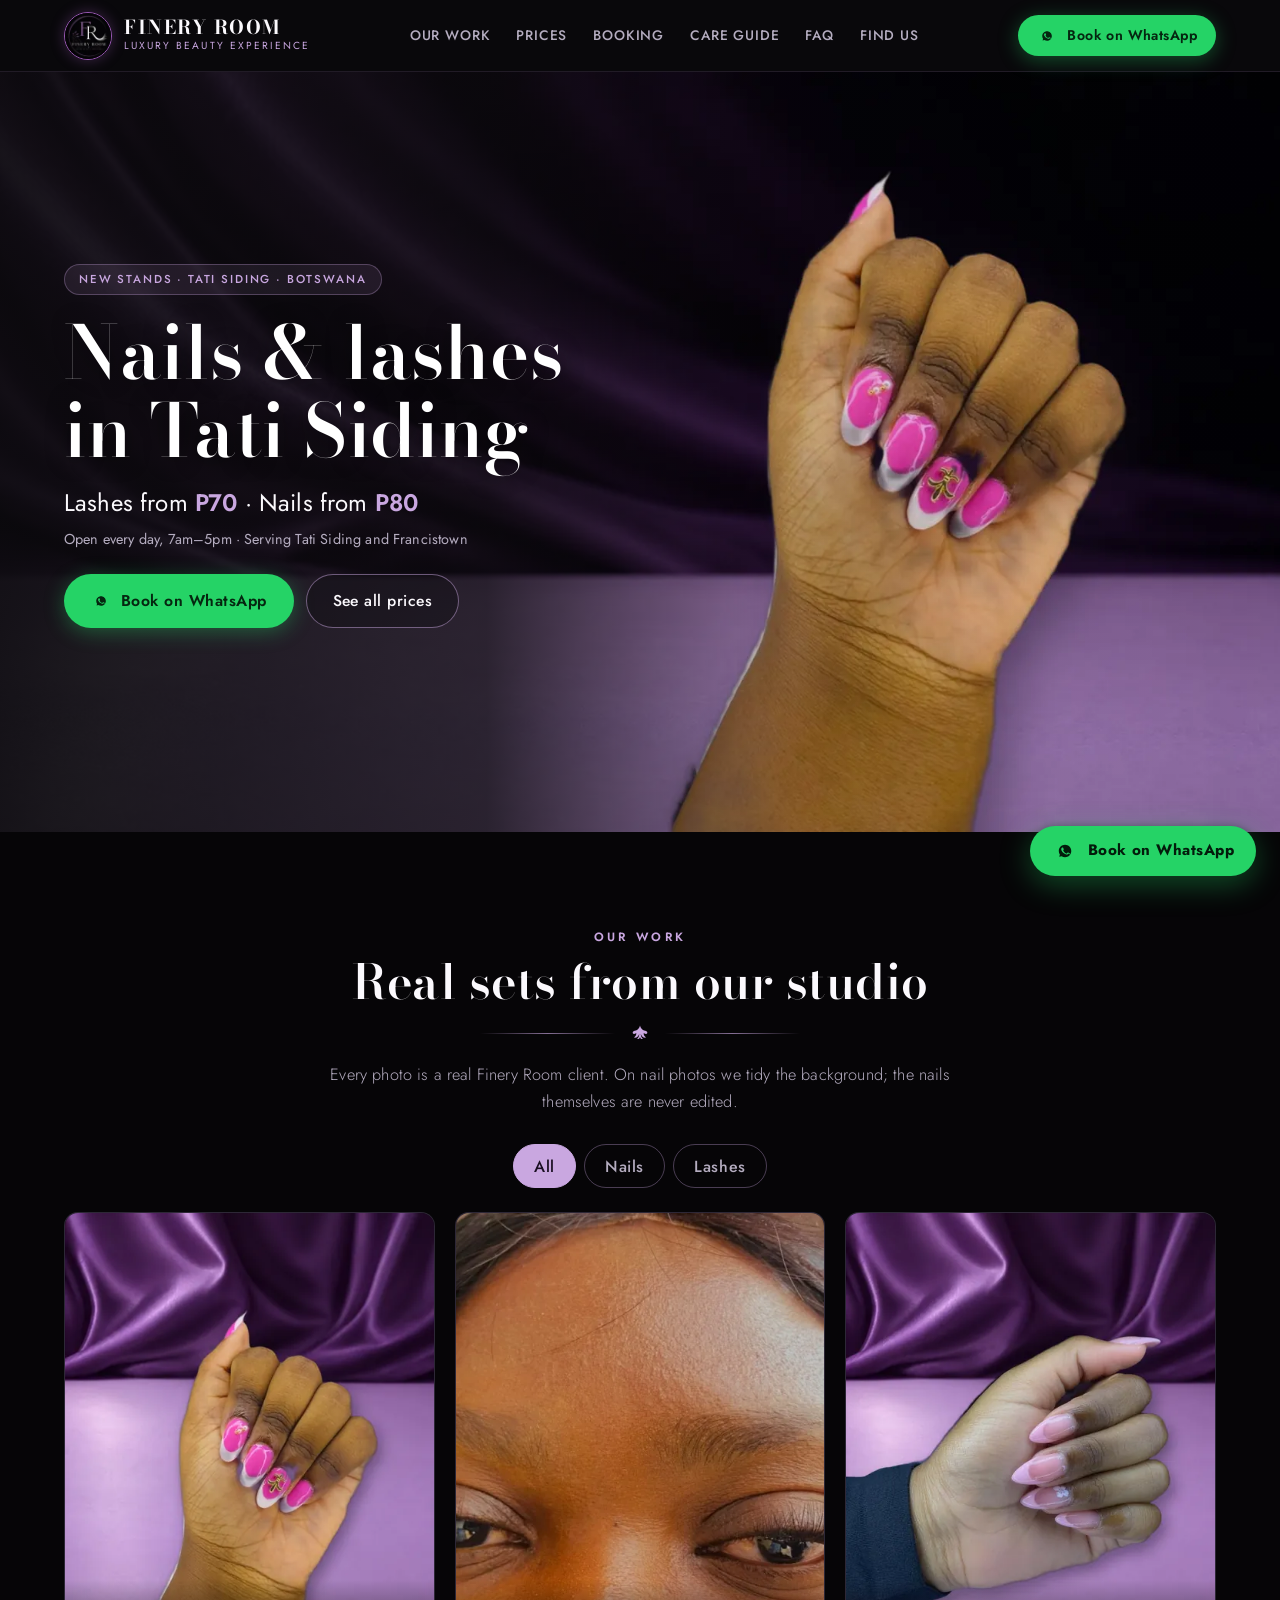
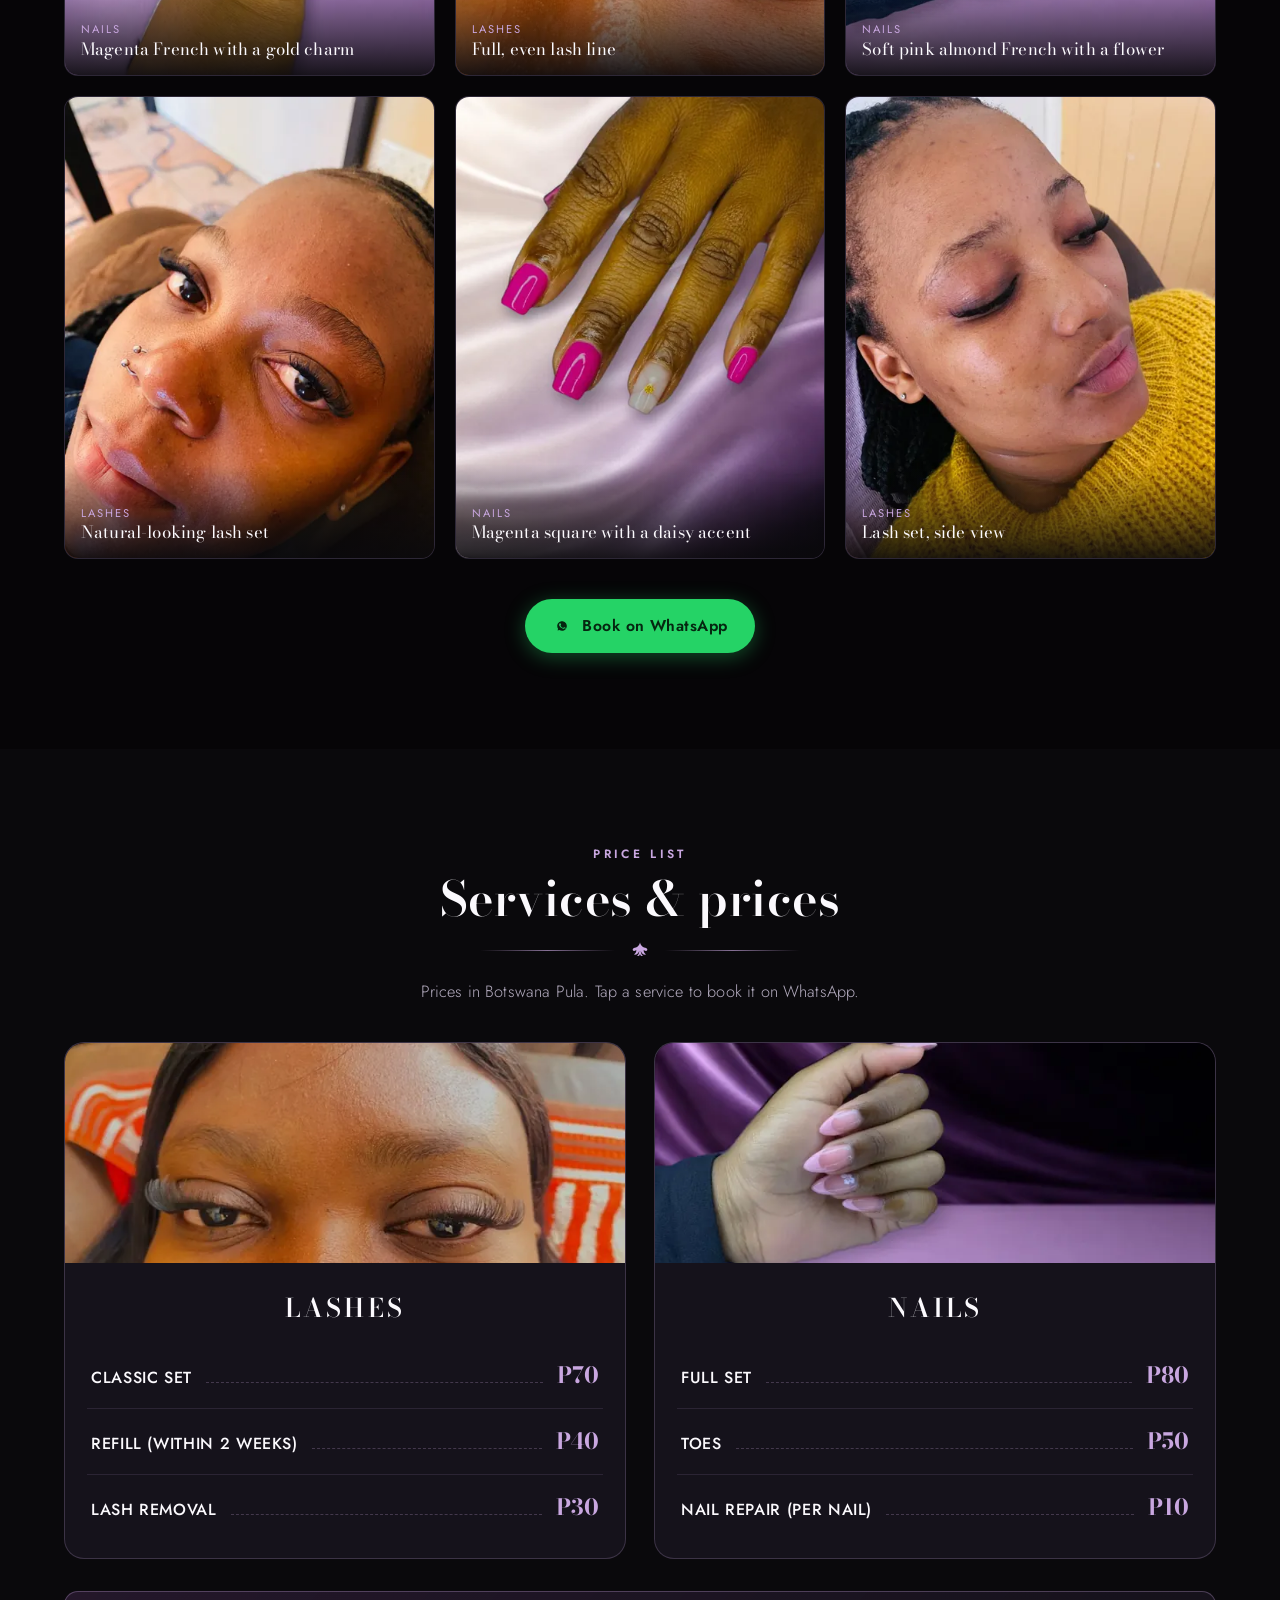
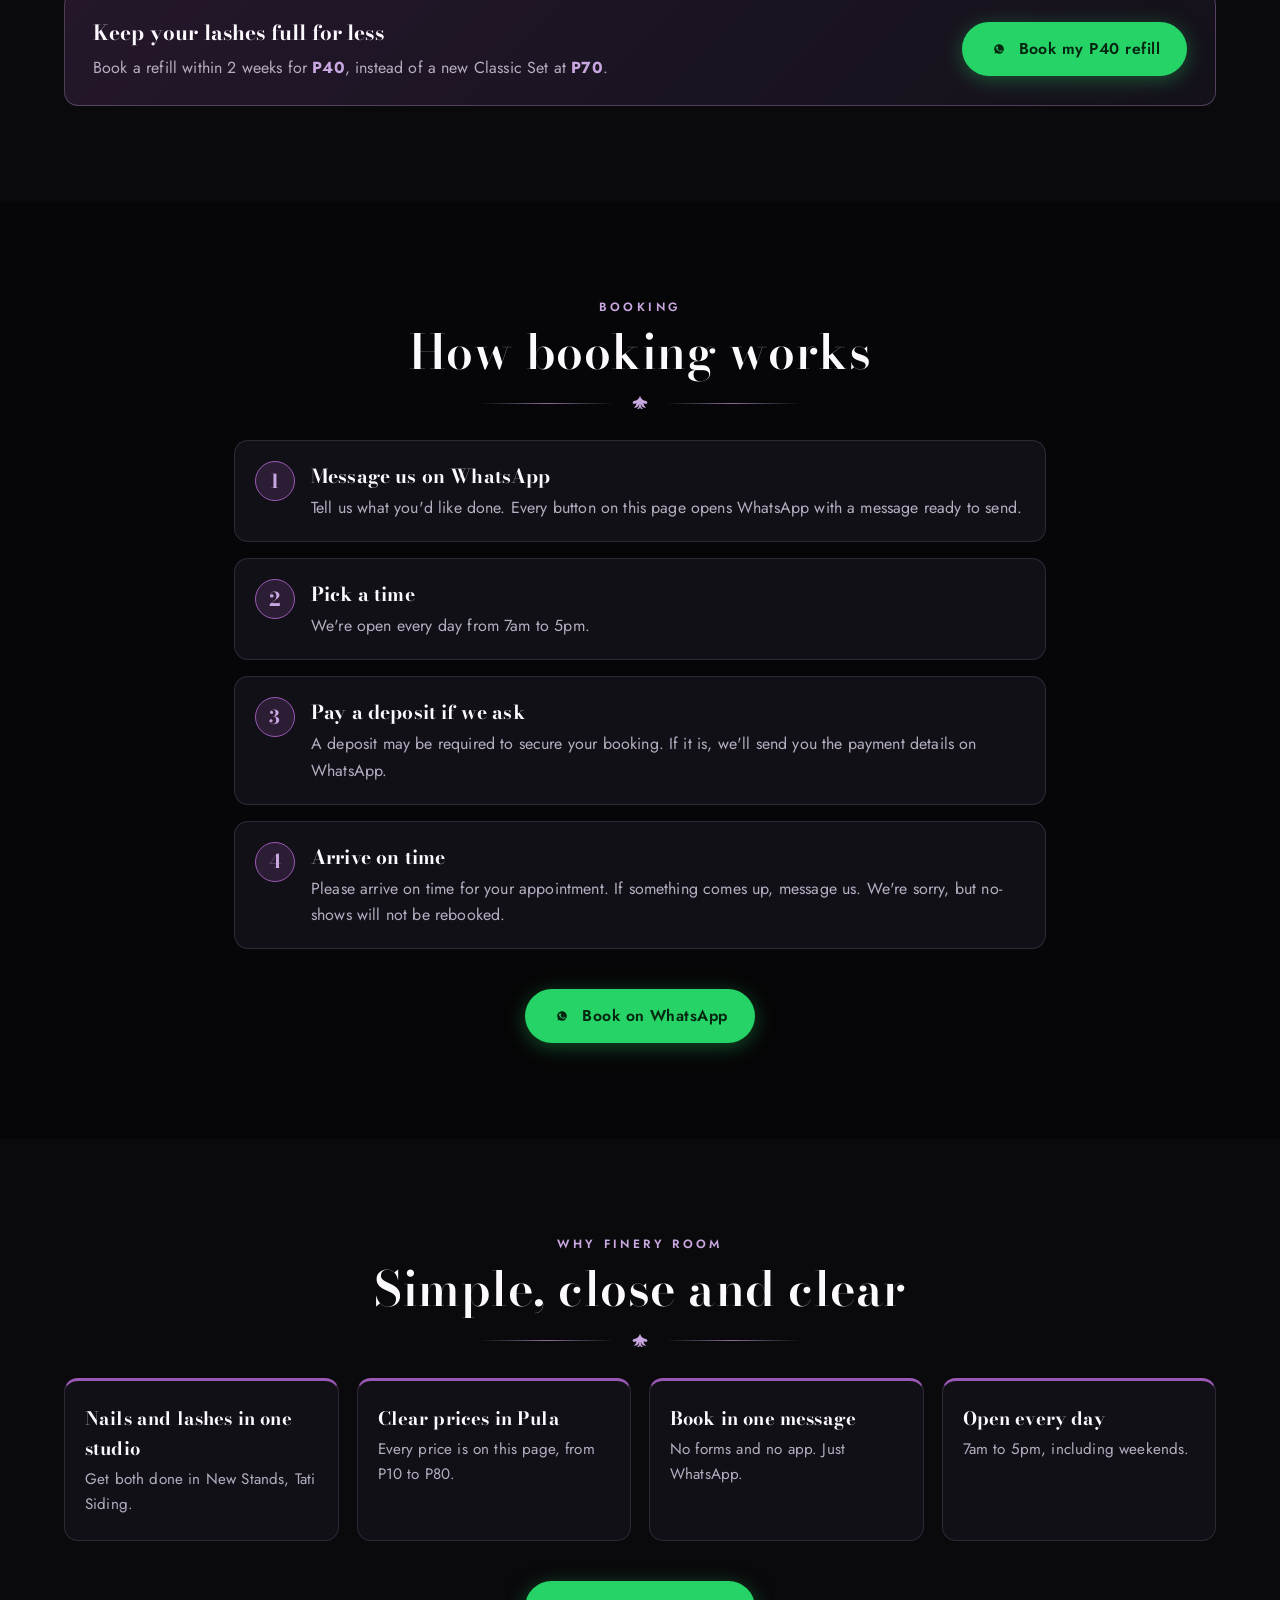
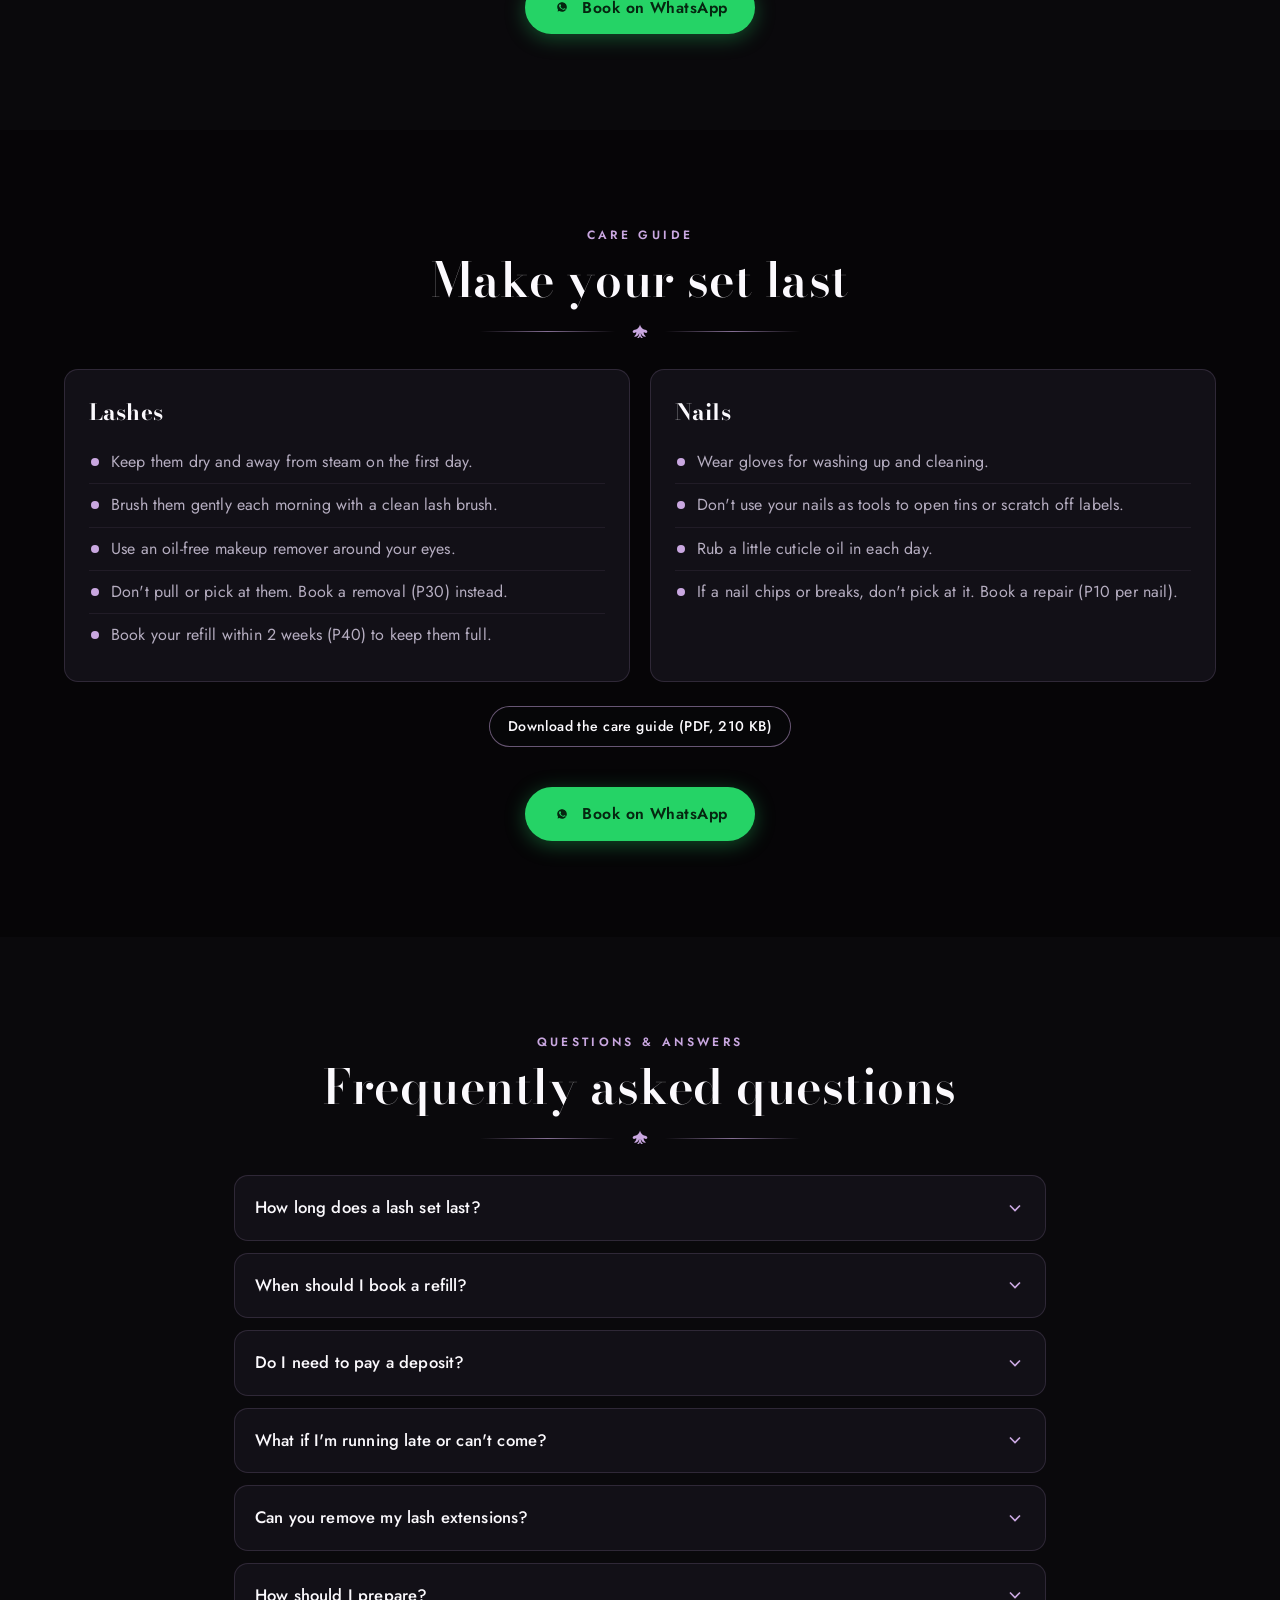
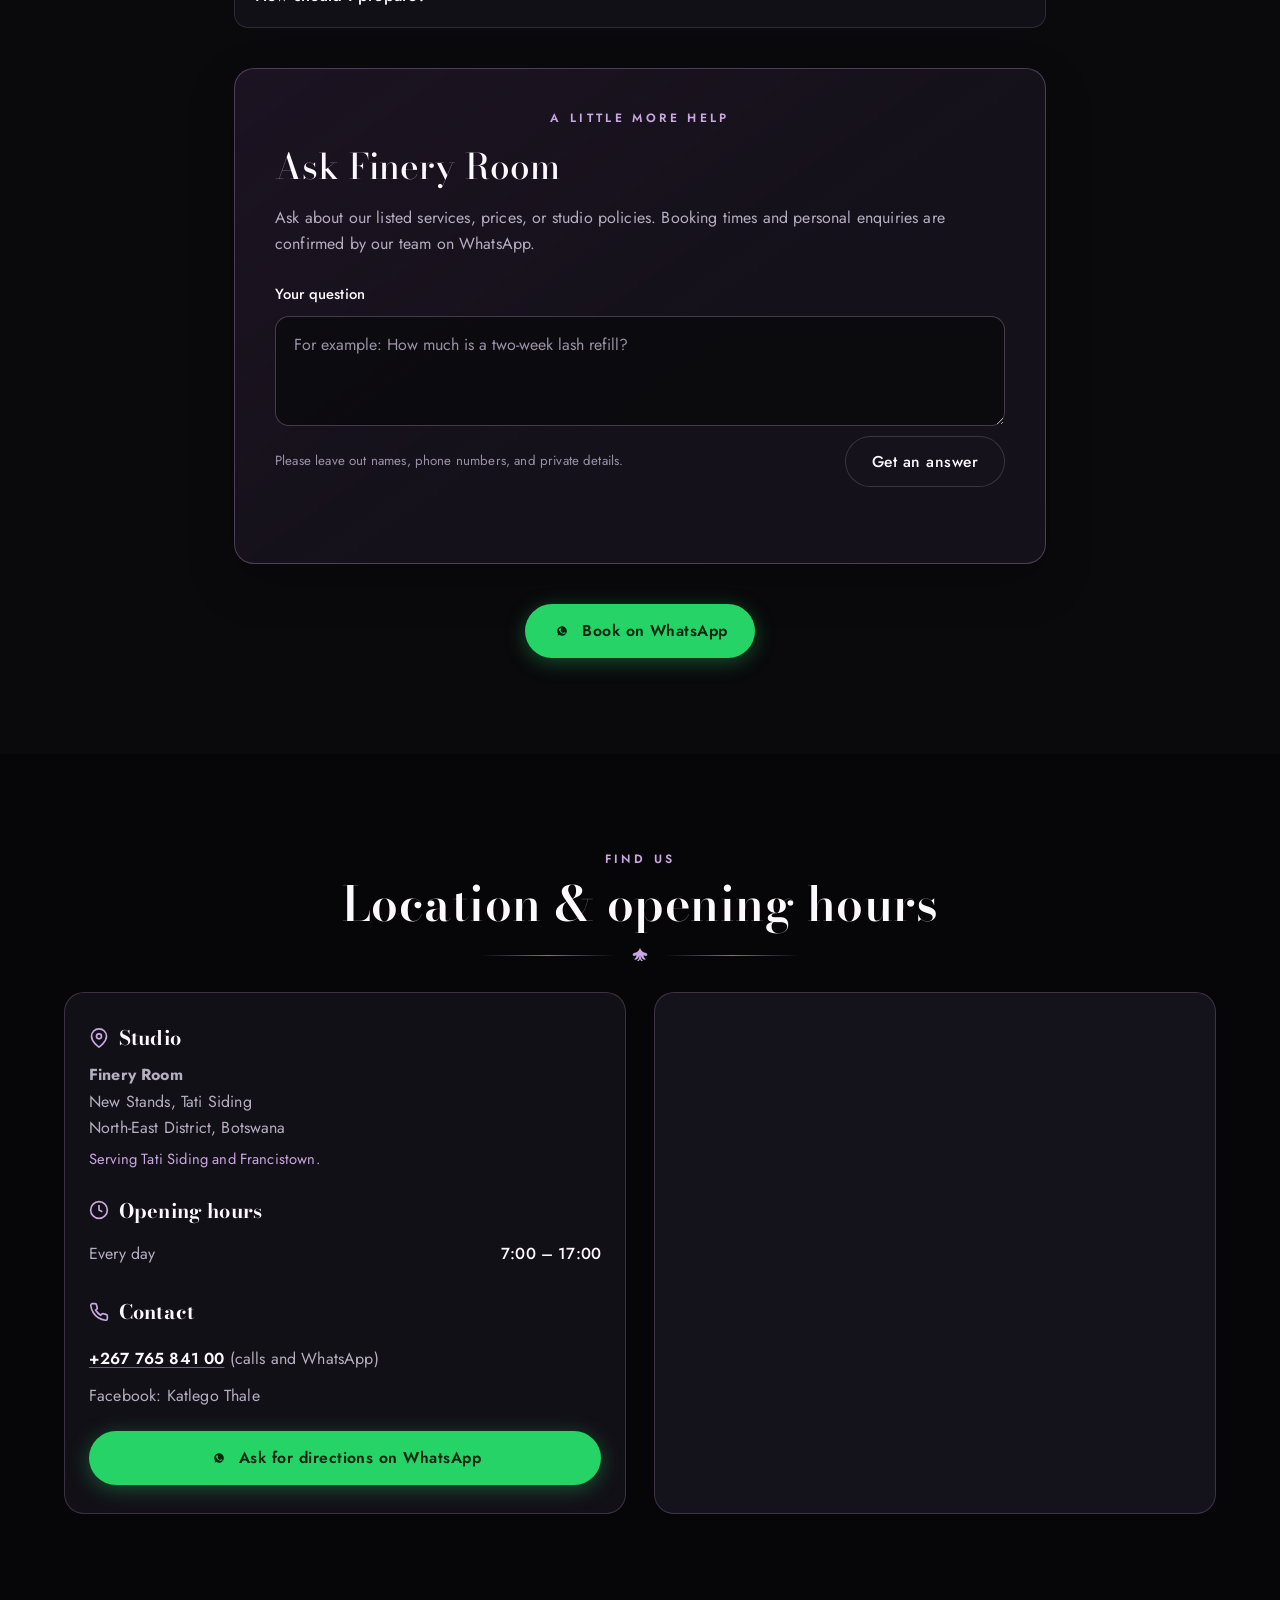
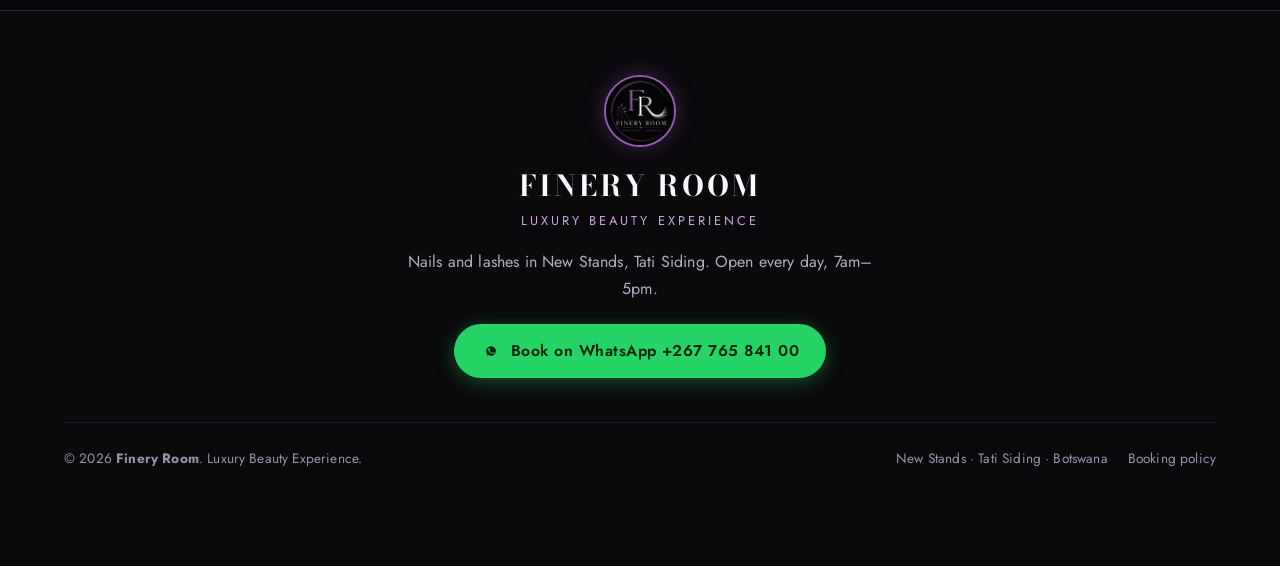
<file: index.html>
<!DOCTYPE html>
<html lang="en">
<head>
  <meta charset="UTF-8">
  <meta name="viewport" content="width=device-width, initial-scale=1.0">

  <!-- Primary SEO Meta Tags -->
  <title>Finery Room | Nails &amp; Lashes in Tati Siding, Botswana</title>
  <meta name="description" content="Nails and lash extensions in New Stands, Tati Siding, serving Tati Siding and Francistown. Lashes from P70, nails from P80. Open every day 7am–5pm. Book on WhatsApp: +267 765 841 00.">
  <meta name="author" content="Finery Room">
  <meta name="robots" content="index, follow">
  <link rel="canonical" href="https://finery-room.crazykelt75.workers.dev/">

  <!-- Open Graph / WhatsApp / Facebook Sharing -->
  <meta property="og:type" content="website">
  <meta property="og:url" content="https://finery-room.crazykelt75.workers.dev/">
  <meta property="og:title" content="Finery Room | Nails &amp; Lashes in Tati Siding">
  <meta property="og:description" content="Lashes from P70 · Nails from P80. Open every day 7am–5pm. Book on WhatsApp: +267 765 841 00.">
  <meta property="og:image" content="https://finery-room.crazykelt75.workers.dev/assets/img/share-1200x630.jpg">
  <meta property="og:image:width" content="1200">
  <meta property="og:image:height" content="630">
  <meta property="og:locale" content="en_BW">

  <!-- Twitter Card -->
  <meta name="twitter:card" content="summary_large_image">
  <meta name="twitter:title" content="Finery Room | Nails &amp; Lashes in Tati Siding">
  <meta name="twitter:description" content="Lashes from P70 · Nails from P80. Book on WhatsApp: +267 765 841 00.">
  <meta name="twitter:image" content="https://finery-room.crazykelt75.workers.dev/assets/img/share-1200x630.jpg">

  <!-- Mobile & PWA App Icons (Home Screen App Button) -->
  <link rel="manifest" href="manifest.json">
  <meta name="theme-color" content="#0A090C">
  <meta name="mobile-web-app-capable" content="yes">
  <meta name="apple-mobile-web-app-capable" content="yes">
  <meta name="apple-mobile-web-app-status-bar-style" content="black-translucent">
  <meta name="apple-mobile-web-app-title" content="Finery Room">
  <link rel="icon" type="image/png" sizes="192x192" href="assets/icon-192.png">
  <link rel="icon" type="image/png" sizes="512x512" href="assets/icon-512.png">
  <link rel="icon" type="image/svg+xml" href="assets/favicon.svg">
  <link rel="apple-touch-icon" sizes="180x180" href="assets/apple-touch-icon.png">

  <!-- Hero image first, so the first screen paints quickly on mobile data -->
  <link rel="preload" as="image" href="assets/img/nails-1-9x16-540.webp" imagesrcset="assets/img/nails-1-9x16-540.webp 540w, assets/img/nails-1-9x16-720.webp 720w" imagesizes="100vw" media="(max-width: 768px)">

  <!-- Two font families only, loaded without blocking the first paint -->
  <link rel="preconnect" href="https://fonts.googleapis.com">
  <link rel="preconnect" href="https://fonts.gstatic.com" crossorigin>
  <link rel="preload" as="style" href="https://fonts.googleapis.com/css2?family=Bodoni+Moda:opsz,wght@6..96,500..700&family=Jost:wght@300..600&display=swap" onload="this.onload=null;this.rel='stylesheet'">
  <noscript><link rel="stylesheet" href="https://fonts.googleapis.com/css2?family=Bodoni+Moda:opsz,wght@6..96,500..700&family=Jost:wght@300..600&display=swap"></noscript>

  <!-- Main Stylesheet -->
  <link rel="stylesheet" href="style.css">

  <!-- Schema.org Structured Data (JSON-LD) for Local SEO -->
  <script type="application/ld+json">
  {
    "@context": "https://schema.org",
    "@type": "BeautySalon",
    "name": "Finery Room",
    "url": "https://finery-room.crazykelt75.workers.dev/",
    "image": "https://finery-room.crazykelt75.workers.dev/assets/img/share-1200x630.jpg",
    "logo": "https://finery-room.crazykelt75.workers.dev/assets/logo.jpg",
    "description": "Nail and lash extension studio in New Stands, Tati Siding, Botswana, serving Tati Siding and Francistown.",
    "telephone": "+26776584100",
    "priceRange": "P10 - P80",
    "currenciesAccepted": "BWP",
    "address": {
      "@type": "PostalAddress",
      "streetAddress": "New Stands",
      "addressLocality": "Tati Siding",
      "addressRegion": "North-East District",
      "addressCountry": "BW"
    },
    "geo": {
      "@type": "GeoCoordinates",
      "latitude": -21.2833,
      "longitude": 27.4667
    },
    "areaServed": [
      { "@type": "Place", "name": "Tati Siding" },
      { "@type": "City", "name": "Francistown" }
    ],
    "openingHoursSpecification": [
      {
        "@type": "OpeningHoursSpecification",
        "dayOfWeek": ["Monday", "Tuesday", "Wednesday", "Thursday", "Friday", "Saturday", "Sunday"],
        "opens": "07:00",
        "closes": "17:00"
      }
    ],
    "hasOfferCatalog": {
      "@type": "OfferCatalog",
      "name": "Price list",
      "itemListElement": [
        { "@type": "Offer", "itemOffered": { "@type": "Service", "name": "Lashes — Classic Set" }, "price": "70", "priceCurrency": "BWP" },
        { "@type": "Offer", "itemOffered": { "@type": "Service", "name": "Lashes — Refill (within 2 weeks)" }, "price": "40", "priceCurrency": "BWP" },
        { "@type": "Offer", "itemOffered": { "@type": "Service", "name": "Lashes — Lash Removal" }, "price": "30", "priceCurrency": "BWP" },
        { "@type": "Offer", "itemOffered": { "@type": "Service", "name": "Nails — Full Set" }, "price": "80", "priceCurrency": "BWP" },
        { "@type": "Offer", "itemOffered": { "@type": "Service", "name": "Nails — Toes" }, "price": "50", "priceCurrency": "BWP" },
        { "@type": "Offer", "itemOffered": { "@type": "Service", "name": "Nails — Nail Repair (per nail)" }, "price": "10", "priceCurrency": "BWP" }
      ]
    }
  }
  </script>
</head>
<body>

  <!-- Shared icons, referenced with <use> so each glyph is written once -->
  <svg class="icon-sprite" aria-hidden="true" focusable="false">
    <symbol id="i-wa" viewBox="0 0 24 24">
      <path fill="currentColor" d="M12.031 6.172c-3.181 0-5.767 2.586-5.768 5.766-.001 1.298.38 2.27 1.019 3.287l-.582 2.128 2.182-.573c.978.58 1.911.928 3.145.929 3.178 0 5.767-2.587 5.768-5.766.001-3.187-2.575-5.77-5.764-5.771zm3.392 8.244c-.144.405-.837.774-1.17.824-.299.045-.677.063-1.092-.069-.252-.08-.575-.187-.988-.365-1.739-.751-2.874-2.502-2.961-2.617-.087-.116-.708-.94-.708-1.793s.448-1.273.607-1.446c.159-.173.346-.217.462-.217l.332.006c.106.005.249-.04.39.298.144.347.491 1.2.534 1.288.043.088.072.189.014.305-.058.115-.087.187-.173.289l-.26.308c-.087.093-.178.193-.076.368.101.173.45 1.042 1.344 1.838.749.667 1.381.874 1.576.97.195.097.309.083.424-.049.116-.13.498-.579.631-.777.133-.198.266-.165.448-.098.182.067 1.155.545 1.353.644.198.099.33.148.379.231.049.083.049.48-.095.885z"/>
    </symbol>
    <symbol id="i-fleur" viewBox="0 0 24 24">
      <path fill="currentColor" d="M12 2C11.5 5 9.5 7 8 8C6 9.3 4 9 3 10C2 11 2 12.5 3 13C4 13.5 5.5 13 7 12C7.5 14 6 16.5 4 18C5.5 18.5 7.5 18 9 16.5C10 15.5 10.5 14.5 11 13C11 16 10 18.5 8 20C10 20.5 12 19 12 17C12 19 14 20.5 16 20C14 18.5 13 16 13 13C13.5 14.5 14 15.5 15 16.5C16.5 18 18.5 18.5 20 18C18 16.5 16.5 14 17 12C18.5 13 20 13.5 21 13C22 12.5 22 11 21 10C20 9 18 9.3 16 8C14.5 7 12.5 5 12 2Z"/>
    </symbol>
    <symbol id="i-pin" viewBox="0 0 24 24">
      <path fill="none" stroke="currentColor" stroke-width="2" d="M21 10c0 7-9 13-9 13s-9-6-9-13a9 9 0 0 1 18 0z"/><circle fill="none" stroke="currentColor" stroke-width="2" cx="12" cy="10" r="3"/>
    </symbol>
    <symbol id="i-clock" viewBox="0 0 24 24">
      <circle fill="none" stroke="currentColor" stroke-width="2" cx="12" cy="12" r="10"/><polyline fill="none" stroke="currentColor" stroke-width="2" points="12 6 12 12 16 14"/>
    </symbol>
    <symbol id="i-phone" viewBox="0 0 24 24">
      <path fill="none" stroke="currentColor" stroke-width="2" d="M22 16.92v3a2 2 0 0 1-2.18 2 19.79 19.79 0 0 1-8.63-3.07 19.5 19.5 0 0 1-6-6 19.79 19.79 0 0 1-3.07-8.67A2 2 0 0 1 4.11 2h3a2 2 0 0 1 2 1.72 12.84 12.84 0 0 0 .7 2.81 2 2 0 0 1-.45 2.11L8.09 9.91a16 16 0 0 0 6 6l1.27-1.27a2 2 0 0 1 2.11-.45 12.84 12.84 0 0 0 2.81.7A2 2 0 0 1 22 16.92z"/>
    </symbol>
    <symbol id="i-chevron" viewBox="0 0 24 24">
      <polyline fill="none" stroke="currentColor" stroke-width="2" points="6 9 12 15 18 9"/>
    </symbol>
  </svg>

  <!-- =========================================================================
       Sticky Header
       ========================================================================= -->
  <header class="site-header" id="siteHeader">
    <div class="container header-container">
      <a href="#top" class="header-brand" aria-label="Finery Room home">
        <img src="assets/img/logo-96.webp" alt="" class="header-logo-img" width="48" height="48">
        <div class="header-brand-text">
          <span class="header-brand-title">FINERY ROOM</span>
          <span class="header-brand-subtitle">Luxury Beauty Experience</span>
        </div>
      </a>

      <nav class="nav-desktop" aria-label="Primary navigation">
        <a href="#work" class="nav-link">Our Work</a>
        <a href="#prices" class="nav-link">Prices</a>
        <a href="#booking" class="nav-link">Booking</a>
        <a href="#care" class="nav-link">Care Guide</a>
        <a href="#faq" class="nav-link">FAQ</a>
        <a href="#find-us" class="nav-link">Find Us</a>
      </nav>

      <div class="header-actions">
        <a href="https://wa.me/26776584100?text=Hi%20Finery%20Room%2C%20I%27d%20like%20to%20book%20an%20appointment" class="btn btn-whatsapp btn-sm" data-src="header" target="_blank" rel="noopener noreferrer">
          <svg class="icon" aria-hidden="true"><use href="#i-wa"/></svg>
          <span>Book on WhatsApp</span>
        </a>
        <button type="button" class="mobile-toggle" id="mobileToggle" aria-label="Open menu" aria-expanded="false" aria-controls="mobileDrawer">
          <svg viewBox="0 0 24 24" fill="none" stroke="currentColor" stroke-width="2" stroke-linecap="round" aria-hidden="true">
            <line x1="3" y1="6" x2="21" y2="6"></line>
            <line x1="3" y1="12" x2="21" y2="12"></line>
            <line x1="3" y1="18" x2="21" y2="18"></line>
          </svg>
        </button>
      </div>
    </div>
  </header>

  <!-- Mobile Drawer -->
  <div class="mobile-drawer" id="mobileDrawer" aria-hidden="true">
    <a href="#work" class="nav-link mobile-nav-link">Our Work</a>
    <a href="#prices" class="nav-link mobile-nav-link">Prices</a>
    <a href="#booking" class="nav-link mobile-nav-link">How Booking Works</a>
    <a href="#care" class="nav-link mobile-nav-link">Care Guide</a>
    <a href="#faq" class="nav-link mobile-nav-link">FAQ</a>
    <a href="#find-us" class="nav-link mobile-nav-link">Find Us</a>
    <a href="https://wa.me/26776584100?text=Hi%20Finery%20Room%2C%20I%27d%20like%20to%20book%20an%20appointment" class="btn btn-whatsapp btn-block" data-src="menu" target="_blank" rel="noopener noreferrer">
      <svg class="icon" aria-hidden="true"><use href="#i-wa"/></svg>
      <span>Book on WhatsApp</span>
    </a>
  </div>

  <main id="top">
    <!-- =======================================================================
         1. Hero — what, where, what you get, how to book
         ======================================================================= -->
    <section class="hero" aria-labelledby="heroTitle">
      <div class="hero-media" aria-hidden="true">
        <picture>
          <source media="(min-width: 769px)" srcset="assets/img/nails-1-16x9-960.webp 960w, assets/img/nails-1-16x9-1600.webp 1600w" sizes="100vw">
          <img src="assets/img/nails-1-9x16-540.webp" srcset="assets/img/nails-1-9x16-540.webp 540w, assets/img/nails-1-9x16-720.webp 720w" sizes="100vw" width="540" height="960" alt="" fetchpriority="high">
        </picture>
      </div>
      <div class="container hero-content">
        <span class="hero-badge">New Stands · Tati Siding · Botswana</span>
        <h1 class="hero-title" id="heroTitle">Nails &amp; lashes in Tati Siding</h1>
        <p class="hero-prices">Lashes from <strong>P70</strong> · Nails from <strong>P80</strong></p>
        <p class="hero-meta">Open every day, 7am–5pm · Serving Tati Siding and Francistown</p>
        <div class="hero-ctas">
          <a href="https://wa.me/26776584100?text=Hi%20Finery%20Room%2C%20I%27d%20like%20to%20book%20an%20appointment" class="btn btn-whatsapp" data-src="hero" target="_blank" rel="noopener noreferrer">
            <svg class="icon" aria-hidden="true"><use href="#i-wa"/></svg>
            <span>Book on WhatsApp</span>
          </a>
          <a href="#prices" class="btn btn-outline">See all prices</a>
        </div>
      </div>
    </section>

    <!-- =======================================================================
         2. Proof — real Finery Room work
         ======================================================================= -->
    <section class="section section-dark" id="work" aria-labelledby="workTitle">
      <div class="container">
        <span class="section-label">Our Work</span>
        <h2 class="section-title" id="workTitle">Real sets from our studio</h2>
        <div class="brand-divider" aria-hidden="true"><svg class="fleur-icon"><use href="#i-fleur"/></svg></div>
        <p class="section-subtitle">Every photo is a real Finery Room client. On nail photos we tidy the background; the nails themselves are never edited.</p>

        <div class="gallery-filters" role="group" aria-label="Filter our work">
          <button type="button" class="filter-btn" data-filter="all" aria-pressed="true">All</button>
          <button type="button" class="filter-btn" data-filter="nails" aria-pressed="false">Nails</button>
          <button type="button" class="filter-btn" data-filter="lashes" aria-pressed="false">Lashes</button>
        </div>

        <ul class="gallery-grid" id="galleryGrid">
          <li class="gallery-item" data-category="nails">
            <img src="assets/img/nails-1-4x5-320.webp" srcset="assets/img/nails-1-4x5-320.webp 320w, assets/img/nails-1-4x5-480.webp 480w, assets/img/nails-1-4x5-960.webp 960w" sizes="(max-width: 1024px) 50vw, 33vw" width="480" height="600" loading="lazy" decoding="async" alt="Magenta almond nails with white French tips, a gold charm and small beads">
            <div class="gallery-caption"><span class="gallery-tag">Nails</span><span class="gallery-title">Magenta French with a gold charm</span></div>
          </li>
          <li class="gallery-item" data-category="lashes">
            <img src="assets/img/lashes-2-4x5-320.webp" srcset="assets/img/lashes-2-4x5-320.webp 320w, assets/img/lashes-2-4x5-480.webp 478w" sizes="(max-width: 1024px) 50vw, 33vw" width="478" height="598" loading="lazy" decoding="async" alt="Close-up of a client's eyes with lash extensions">
            <div class="gallery-caption"><span class="gallery-tag">Lashes</span><span class="gallery-title">Full, even lash line</span></div>
          </li>
          <li class="gallery-item" data-category="nails">
            <img src="assets/img/nails-2-4x5-320.webp" srcset="assets/img/nails-2-4x5-320.webp 320w, assets/img/nails-2-4x5-480.webp 480w, assets/img/nails-2-4x5-960.webp 960w" sizes="(max-width: 1024px) 50vw, 33vw" width="480" height="600" loading="lazy" decoding="async" alt="Soft pink almond nails with thin white French outlines and a small white flower">
            <div class="gallery-caption"><span class="gallery-tag">Nails</span><span class="gallery-title">Soft pink almond French with a flower</span></div>
          </li>
          <li class="gallery-item" data-category="lashes">
            <img src="assets/img/lashes-1-4x5-320.webp" srcset="assets/img/lashes-1-4x5-320.webp 320w, assets/img/lashes-1-4x5-480.webp 480w, assets/img/lashes-1-4x5-768.webp 768w" sizes="(max-width: 1024px) 50vw, 33vw" width="480" height="600" loading="lazy" decoding="async" alt="Client looking up, showing lash extensions on both eyes">
            <div class="gallery-caption"><span class="gallery-tag">Lashes</span><span class="gallery-title">Natural-looking lash set</span></div>
          </li>
          <li class="gallery-item" data-category="nails">
            <img src="assets/img/nails-3-4x5-320.webp" srcset="assets/img/nails-3-4x5-320.webp 320w, assets/img/nails-3-4x5-480.webp 480w, assets/img/nails-3-4x5-960.webp 960w" sizes="(max-width: 1024px) 50vw, 33vw" width="480" height="600" loading="lazy" decoding="async" alt="Bright magenta square nails with one nude accent nail painted with a small daisy">
            <div class="gallery-caption"><span class="gallery-tag">Nails</span><span class="gallery-title">Magenta square with a daisy accent</span></div>
          </li>
          <li class="gallery-item" data-category="lashes">
            <img src="assets/img/lashes-3-4x5-320.webp" srcset="assets/img/lashes-3-4x5-320.webp 320w, assets/img/lashes-3-4x5-480.webp 480w, assets/img/lashes-3-4x5-768.webp 768w" sizes="(max-width: 1024px) 50vw, 33vw" width="480" height="600" loading="lazy" decoding="async" alt="Side view of a client with eyes closed, showing lash extensions">
            <div class="gallery-caption"><span class="gallery-tag">Lashes</span><span class="gallery-title">Lash set, side view</span></div>
          </li>
        </ul>

        <div class="block-cta">
          <a href="https://wa.me/26776584100?text=Hi%20Finery%20Room%2C%20I%27d%20like%20to%20book%20an%20appointment" class="btn btn-whatsapp" data-src="work" target="_blank" rel="noopener noreferrer">
            <svg class="icon" aria-hidden="true"><use href="#i-wa"/></svg><span>Book on WhatsApp</span>
          </a>
        </div>
      </div>
    </section>

    <!-- =======================================================================
         3. Services & prices
         ======================================================================= -->
    <section class="section" id="prices" aria-labelledby="pricesTitle">
      <div class="container">
        <span class="section-label">Price List</span>
        <h2 class="section-title" id="pricesTitle">Services &amp; prices</h2>
        <div class="brand-divider" aria-hidden="true"><svg class="fleur-icon"><use href="#i-fleur"/></svg></div>
        <p class="section-subtitle">Prices in Botswana Pula. Tap a service to book it on WhatsApp.</p>

        <div class="pricing-grid">
          <article class="service-card" aria-labelledby="lashesTitle">
            <div class="card-image-wrap">
              <img src="assets/img/lashes-2-wide-640.webp" srcset="assets/img/lashes-2-wide-640.webp 640w, assets/img/lashes-2-wide-960.webp 960w" sizes="(max-width: 680px) 100vw, 600px" width="960" height="561" loading="lazy" decoding="async" alt="Lash extensions on both eyes, close-up" class="card-img">
            </div>
            <div class="card-content">
              <h3 class="card-title" id="lashesTitle">Lashes</h3>
              <ul class="price-list">
                <li class="price-item">
                  <a class="price-item-row" href="https://wa.me/26776584100?text=Hi%20Finery%20Room%2C%20I%27d%20like%20to%20book%20a%20Classic%20Lash%20Set" data-src="price-classic-set" target="_blank" rel="noopener noreferrer">
                    <span class="price-item-name">Classic Set</span><span class="price-item-dots" aria-hidden="true"></span><span class="price-item-amount">P70</span>
                  </a>
                </li>
                <li class="price-item">
                  <a class="price-item-row" href="https://wa.me/26776584100?text=Hi%20Finery%20Room%2C%20I%27d%20like%20to%20book%20a%20lash%20refill" data-src="price-refill" target="_blank" rel="noopener noreferrer">
                    <span class="price-item-name">Refill (within 2 weeks)</span><span class="price-item-dots" aria-hidden="true"></span><span class="price-item-amount">P40</span>
                  </a>
                </li>
                <li class="price-item">
                  <a class="price-item-row" href="https://wa.me/26776584100?text=Hi%20Finery%20Room%2C%20I%27d%20like%20to%20book%20a%20lash%20removal" data-src="price-lash-removal" target="_blank" rel="noopener noreferrer">
                    <span class="price-item-name">Lash Removal</span><span class="price-item-dots" aria-hidden="true"></span><span class="price-item-amount">P30</span>
                  </a>
                </li>
              </ul>
            </div>
          </article>

          <article class="service-card" aria-labelledby="nailsTitle">
            <div class="card-image-wrap">
              <img src="assets/img/nails-2-16x9-640.webp" srcset="assets/img/nails-2-16x9-640.webp 640w, assets/img/nails-2-16x9-960.webp 960w" sizes="(max-width: 680px) 100vw, 600px" width="960" height="540" loading="lazy" decoding="async" alt="Soft pink almond French nails with a small flower" class="card-img">
            </div>
            <div class="card-content">
              <h3 class="card-title" id="nailsTitle">Nails</h3>
              <ul class="price-list">
                <li class="price-item">
                  <a class="price-item-row" href="https://wa.me/26776584100?text=Hi%20Finery%20Room%2C%20I%27d%20like%20to%20book%20a%20full%20set%20of%20nails" data-src="price-full-set" target="_blank" rel="noopener noreferrer">
                    <span class="price-item-name">Full Set</span><span class="price-item-dots" aria-hidden="true"></span><span class="price-item-amount">P80</span>
                  </a>
                </li>
                <li class="price-item">
                  <a class="price-item-row" href="https://wa.me/26776584100?text=Hi%20Finery%20Room%2C%20I%27d%20like%20to%20book%20toes" data-src="price-toes" target="_blank" rel="noopener noreferrer">
                    <span class="price-item-name">Toes</span><span class="price-item-dots" aria-hidden="true"></span><span class="price-item-amount">P50</span>
                  </a>
                </li>
                <li class="price-item">
                  <a class="price-item-row" href="https://wa.me/26776584100?text=Hi%20Finery%20Room%2C%20I%27d%20like%20to%20book%20a%20nail%20repair" data-src="price-nail-repair" target="_blank" rel="noopener noreferrer">
                    <span class="price-item-name">Nail Repair (per nail)</span><span class="price-item-dots" aria-hidden="true"></span><span class="price-item-amount">P10</span>
                  </a>
                </li>
              </ul>
            </div>
          </article>
        </div>

        <div class="refill-callout">
          <div class="refill-callout-text">
            <h3>Keep your lashes full for less</h3>
            <p>Book a refill within 2 weeks for <strong>P40</strong>, instead of a new Classic Set at <strong>P70</strong>.</p>
          </div>
          <a href="https://wa.me/26776584100?text=Hi%20Finery%20Room%2C%20I%27d%20like%20to%20book%20a%20lash%20refill" class="btn btn-whatsapp" data-src="refill-callout" target="_blank" rel="noopener noreferrer">
            <svg class="icon" aria-hidden="true"><use href="#i-wa"/></svg><span>Book my P40 refill</span>
          </a>
        </div>
      </div>
    </section>

    <!-- =======================================================================
         4. How booking works
         ======================================================================= -->
    <section class="section section-dark" id="booking" aria-labelledby="bookingTitle">
      <div class="container container-narrow">
        <span class="section-label">Booking</span>
        <h2 class="section-title" id="bookingTitle">How booking works</h2>
        <div class="brand-divider" aria-hidden="true"><svg class="fleur-icon"><use href="#i-fleur"/></svg></div>

        <ol class="steps">
          <li class="step">
            <span class="step-num" aria-hidden="true">1</span>
            <div><h3>Message us on WhatsApp</h3><p>Tell us what you'd like done. Every button on this page opens WhatsApp with a message ready to send.</p></div>
          </li>
          <li class="step">
            <span class="step-num" aria-hidden="true">2</span>
            <div><h3>Pick a time</h3><p>We're open every day from 7am to 5pm.</p></div>
          </li>
          <li class="step">
            <span class="step-num" aria-hidden="true">3</span>
            <div><h3>Pay a deposit if we ask</h3><p>A deposit may be required to secure your booking. If it is, we'll send you the payment details on WhatsApp.</p></div>
          </li>
          <li class="step">
            <span class="step-num" aria-hidden="true">4</span>
            <div><h3>Arrive on time</h3><p>Please arrive on time for your appointment. If something comes up, message us. We're sorry, but no-shows will not be rebooked.</p></div>
          </li>
        </ol>

        <div class="block-cta">
          <a href="https://wa.me/26776584100?text=Hi%20Finery%20Room%2C%20I%27d%20like%20to%20book%20an%20appointment" class="btn btn-whatsapp" data-src="booking" target="_blank" rel="noopener noreferrer">
            <svg class="icon" aria-hidden="true"><use href="#i-wa"/></svg><span>Book on WhatsApp</span>
          </a>
        </div>
      </div>
    </section>

    <!-- =======================================================================
         5. Why Finery Room
         ======================================================================= -->
    <section class="section" id="why" aria-labelledby="whyTitle">
      <div class="container">
        <span class="section-label">Why Finery Room</span>
        <h2 class="section-title" id="whyTitle">Simple, close and clear</h2>
        <div class="brand-divider" aria-hidden="true"><svg class="fleur-icon"><use href="#i-fleur"/></svg></div>

        <ul class="why-grid">
          <li class="why-item"><h3>Nails and lashes in one studio</h3><p>Get both done in New Stands, Tati Siding.</p></li>
          <li class="why-item"><h3>Clear prices in Pula</h3><p>Every price is on this page, from P10 to P80.</p></li>
          <li class="why-item"><h3>Book in one message</h3><p>No forms and no app. Just WhatsApp.</p></li>
          <li class="why-item"><h3>Open every day</h3><p>7am to 5pm, including weekends.</p></li>
        </ul>

        <div class="block-cta">
          <a href="https://wa.me/26776584100?text=Hi%20Finery%20Room%2C%20I%27d%20like%20to%20book%20an%20appointment" class="btn btn-whatsapp" data-src="why" target="_blank" rel="noopener noreferrer">
            <svg class="icon" aria-hidden="true"><use href="#i-wa"/></svg><span>Book on WhatsApp</span>
          </a>
        </div>
      </div>
    </section>

    <!-- =======================================================================
         6. Care Guide
         ======================================================================= -->
    <section class="section section-dark" id="care" aria-labelledby="careTitle">
      <div class="container">
        <span class="section-label">Care Guide</span>
        <h2 class="section-title" id="careTitle">Make your set last</h2>
        <div class="brand-divider" aria-hidden="true"><svg class="fleur-icon"><use href="#i-fleur"/></svg></div>

        <div class="care-grid">
          <div class="care-card">
            <h3>Lashes</h3>
            <ul>
              <li>Keep them dry and away from steam on the first day.</li>
              <li>Brush them gently each morning with a clean lash brush.</li>
              <li>Use an oil-free makeup remover around your eyes.</li>
              <li>Don't pull or pick at them. Book a removal (P30) instead.</li>
              <li>Book your refill within 2 weeks (P40) to keep them full.</li>
            </ul>
          </div>
          <div class="care-card">
            <h3>Nails</h3>
            <ul>
              <li>Wear gloves for washing up and cleaning.</li>
              <li>Don't use your nails as tools to open tins or scratch off labels.</li>
              <li>Rub a little cuticle oil in each day.</li>
              <li>If a nail chips or breaks, don't pick at it. Book a repair (P10 per nail).</li>
            </ul>
          </div>
        </div>

        <p class="care-download">
          <a href="assets/care-guide.pdf" class="btn btn-outline btn-sm" download>Download the care guide (PDF, 210 KB)</a>
        </p>

        <div class="block-cta">
          <a href="https://wa.me/26776584100?text=Hi%20Finery%20Room%2C%20I%27d%20like%20to%20book%20an%20appointment" class="btn btn-whatsapp" data-src="care" target="_blank" rel="noopener noreferrer">
            <svg class="icon" aria-hidden="true"><use href="#i-wa"/></svg><span>Book on WhatsApp</span>
          </a>
        </div>
      </div>
    </section>

    <!-- =======================================================================
         7. FAQ
         ======================================================================= -->
    <section class="section" id="faq" aria-labelledby="faqTitle">
      <div class="container container-narrow">
        <span class="section-label">Questions &amp; Answers</span>
        <h2 class="section-title" id="faqTitle">Frequently asked questions</h2>
        <div class="brand-divider" aria-hidden="true"><svg class="fleur-icon"><use href="#i-fleur"/></svg></div>

        <div class="faq-list">
          <details class="faq-item">
            <summary class="faq-question"><span>How long does a lash set last?</span><svg class="faq-toggle-icon" aria-hidden="true"><use href="#i-chevron"/></svg></summary>
            <div class="faq-answer">It depends on your natural lashes and how you look after them. To keep your set looking full, book a refill within 2 weeks (P40).</div>
          </details>
          <details class="faq-item">
            <summary class="faq-question"><span>When should I book a refill?</span><svg class="faq-toggle-icon" aria-hidden="true"><use href="#i-chevron"/></svg></summary>
            <div class="faq-answer">Within 2 weeks of your set. A refill in that time is P40, compared with P70 for a new Classic Set.</div>
          </details>
          <details class="faq-item">
            <summary class="faq-question"><span>Do I need to pay a deposit?</span><svg class="faq-toggle-icon" aria-hidden="true"><use href="#i-chevron"/></svg></summary>
            <div class="faq-answer">A deposit may be required to secure your booking. If it is, we'll tell you when you book and send the payment details on WhatsApp.</div>
          </details>
          <details class="faq-item">
            <summary class="faq-question"><span>What if I'm running late or can't come?</span><svg class="faq-toggle-icon" aria-hidden="true"><use href="#i-chevron"/></svg></summary>
            <div class="faq-answer">Please arrive on time, and message us on WhatsApp as soon as you know something has changed. No-shows will not be rebooked.</div>
          </details>
          <details class="faq-item">
            <summary class="faq-question"><span>Can you remove my lash extensions?</span><svg class="faq-toggle-icon" aria-hidden="true"><use href="#i-chevron"/></svg></summary>
            <div class="faq-answer">Yes. Lash removal is P30.</div>
          </details>
          <details class="faq-item">
            <summary class="faq-question"><span>How should I prepare?</span><svg class="faq-toggle-icon" aria-hidden="true"><use href="#i-chevron"/></svg></summary>
            <div class="faq-answer">For lashes, come with clean eyes: no mascara or eyeliner. For nails, tell us on WhatsApp what you'd like when you book, so we can plan your time.</div>
          </details>
        </div>

        <section class="faq-assistant-card" aria-labelledby="faqAssistantTitle">
          <span class="section-label">A LITTLE MORE HELP</span>
          <h3 id="faqAssistantTitle">Ask Finery Room</h3>
          <p class="faq-assistant-intro">Ask about our listed services, prices, or studio policies. Booking times and personal enquiries are confirmed by our team on WhatsApp.</p>
          <form id="faqAssistantForm" class="faq-assistant-form">
            <label for="faqAssistantQuestion">Your question</label>
            <textarea id="faqAssistantQuestion" name="question" rows="3" maxlength="500" required placeholder="For example: How much is a two-week lash refill?"></textarea>
            <div class="faq-assistant-form-footer">
              <span class="faq-assistant-privacy">Please leave out names, phone numbers, and private details.</span>
              <button class="btn btn-secondary" type="submit">Get an answer</button>
            </div>
            <div class="faq-assistant-trap" aria-hidden="true">
              <label for="faqAssistantWebsite">Leave this field empty</label>
              <input id="faqAssistantWebsite" name="website" type="text" tabindex="-1" autocomplete="off">
            </div>
          </form>
          <p id="faqAssistantStatus" class="faq-assistant-status" role="status" aria-live="polite"></p>
          <div id="faqAssistantReply" class="faq-assistant-reply" hidden>
            <span class="faq-assistant-reply-label">FINERY ROOM ASSISTANT</span>
            <p id="faqAssistantAnswer"></p>
            <a id="faqAssistantWhatsApp" class="btn btn-outline btn-sm" href="https://wa.me/26776584100" target="_blank" rel="noopener noreferrer" hidden>Continue on WhatsApp</a>
          </div>
        </section>

        <div class="block-cta">
          <a href="https://wa.me/26776584100?text=Hi%20Finery%20Room%2C%20I%27d%20like%20to%20book%20an%20appointment" class="btn btn-whatsapp" data-src="faq" target="_blank" rel="noopener noreferrer">
            <svg class="icon" aria-hidden="true"><use href="#i-wa"/></svg><span>Book on WhatsApp</span>
          </a>
        </div>
      </div>
    </section>

    <!-- =======================================================================
         8. Find us
         ======================================================================= -->
    <section class="section section-dark" id="find-us" aria-labelledby="findTitle">
      <div class="container">
        <span class="section-label">Find Us</span>
        <h2 class="section-title" id="findTitle">Location &amp; opening hours</h2>
        <div class="brand-divider" aria-hidden="true"><svg class="fleur-icon"><use href="#i-fleur"/></svg></div>

        <div class="location-grid">
          <div class="location-card">
            <div>
              <h3 class="info-group-title"><svg aria-hidden="true"><use href="#i-pin"/></svg><span>Studio</span></h3>
              <p class="location-text"><strong>Finery Room</strong><br>New Stands, Tati Siding<br>North-East District, Botswana</p>
              <p class="location-note">Serving Tati Siding and Francistown.</p>
            </div>
            <div>
              <h3 class="info-group-title"><svg aria-hidden="true"><use href="#i-clock"/></svg><span>Opening hours</span></h3>
              <table class="hours-table">
                <tbody>
                  <tr><td>Every day</td><td>7:00 – 17:00</td></tr>
                </tbody>
              </table>
            </div>
            <div>
              <h3 class="info-group-title"><svg aria-hidden="true"><use href="#i-phone"/></svg><span>Contact</span></h3>
              <p class="location-text">
                <a href="tel:+26776584100" class="contact-link">+267 765 841 00</a> (calls and WhatsApp)<br>
                Facebook: Katlego Thale
              </p>
            </div>
            <a href="https://wa.me/26776584100?text=Hi%20Finery%20Room%2C%20could%20you%20send%20me%20directions%20to%20the%20studio%3F" class="btn btn-whatsapp btn-block" data-src="find-us" target="_blank" rel="noopener noreferrer">
              <svg class="icon" aria-hidden="true"><use href="#i-wa"/></svg><span>Ask for directions on WhatsApp</span>
            </a>
          </div>

          <div class="map-window">
            <iframe
              title="Map of Tati Siding, Botswana"
              src="https://www.google.com/maps/embed?pb=!1m18!1m12!1m3!1d59648.33728639203!2d27.42588145!3d-21.28472535!2m3!1f0!2f0!3f0!3m2!1i1024!2i768!4f13.1!3m3!1m2!1s0x1eb3e0b230219665%3A0xe54b9f2d5735fbc0!2sTati%20Siding%2C%20Botswana!5e0!3m2!1sen!2sbw!4v1710000000000!5m2!1sen!2sbw"
              loading="lazy"
              referrerpolicy="no-referrer-when-downgrade">
            </iframe>
          </div>
        </div>
      </div>
    </section>
  </main>

  <!-- =========================================================================
       Footer
       ========================================================================= -->
  <footer class="site-footer">
    <div class="container">
      <div class="footer-top">
        <img src="assets/img/logo-144.webp" alt="Finery Room logo" class="footer-logo" width="72" height="72" loading="lazy">
        <p class="footer-brand-title">FINERY ROOM</p>
        <span class="footer-brand-tagline">Luxury Beauty Experience</span>
        <p class="footer-booking-prompt">Nails and lashes in New Stands, Tati Siding. Open every day, 7am–5pm.</p>
        <a href="https://wa.me/26776584100?text=Hi%20Finery%20Room%2C%20I%27d%20like%20to%20book%20an%20appointment" class="btn btn-whatsapp" data-src="footer" target="_blank" rel="noopener noreferrer">
          <svg class="icon" aria-hidden="true"><use href="#i-wa"/></svg><span>Book on WhatsApp +267 765 841 00</span>
        </a>
      </div>

      <div class="footer-bottom">
        <div>© 2026 <strong>Finery Room</strong>. Luxury Beauty Experience.</div>
        <div class="footer-legal-links">
          <span>New Stands · Tati Siding · Botswana</span>
          <a href="#booking">Booking policy</a>
        </div>
      </div>
    </div>
  </footer>

  <!-- Sticky WhatsApp button (always visible on mobile) -->
  <a href="https://wa.me/26776584100?text=Hi%20Finery%20Room%2C%20I%27d%20like%20to%20book%20an%20appointment" class="floating-whatsapp" id="floatingWhatsapp" data-src="sticky" target="_blank" rel="noopener noreferrer" aria-label="Book on WhatsApp">
    <svg aria-hidden="true"><use href="#i-wa"/></svg>
    <span>Book on WhatsApp</span>
  </a>

  <!-- Public endpoint only; no credentials belong in this file. -->
  <script src="faq-assistant-config.js" defer></script>
  <script src="script.js" defer></script>
</body>
</html>
</file>
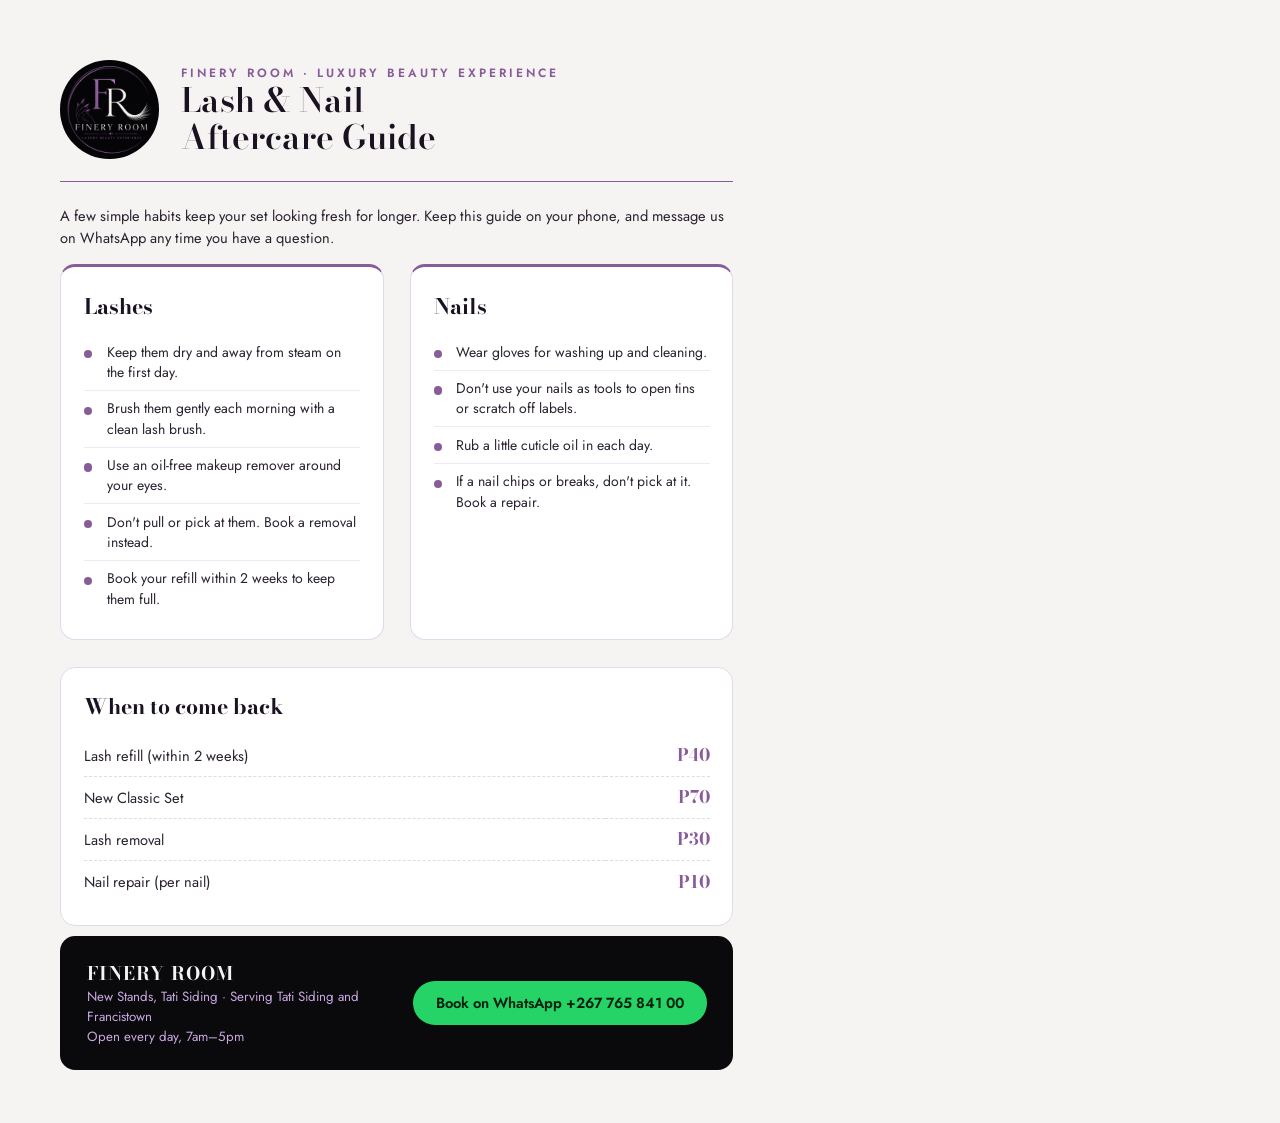
<file: marketing/care-guide/care-guide.html>
<!doctype html>
<html lang="en">
<head>
<meta charset="utf-8">
<title>Finery Room — Lash &amp; Nail Aftercare Guide</title>
<link href="https://fonts.googleapis.com/css2?family=Bodoni+Moda:opsz,wght@6..96,500..700&family=Jost:wght@400;500;600&display=block" rel="stylesheet">
<style>
  /* Printed source for assets/care-guide.pdf (A4). Light ground so it prints cheaply. */
  @page { size: A4; margin: 0; }
  * { margin: 0; padding: 0; box-sizing: border-box; }
  body { font-family: Jost, sans-serif; color: #2a2230; background: #F5F4F2; -webkit-print-color-adjust: exact; print-color-adjust: exact; }
  .page { width: 210mm; height: 297mm; padding: 16mm 16mm 14mm; display: flex; flex-direction: column; }
  header { display: flex; align-items: center; gap: 6mm; padding-bottom: 6mm; border-bottom: 1.5px solid #885C99; }
  header img { width: 26mm; height: 26mm; border-radius: 50%; }
  .eyebrow { font-size: 9pt; letter-spacing: 3px; text-transform: uppercase; color: #885C99; font-weight: 600; }
  h1 { font-family: 'Bodoni Moda', serif; font-weight: 600; font-size: 25pt; line-height: 1.1; color: #1a1220; }
  .intro { margin: 6mm 0 4mm; font-size: 11pt; line-height: 1.5; }
  .cols { display: grid; grid-template-columns: 1fr 1fr; gap: 7mm; }
  .card { background: #fff; border: 1px solid #e3d8ea; border-top: 3px solid #885C99; border-radius: 4mm; padding: 6mm; }
  h2 { font-family: 'Bodoni Moda', serif; font-size: 16pt; color: #1a1220; margin-bottom: 3mm; }
  li { list-style: none; position: relative; padding: 2mm 0 2mm 6mm; font-size: 10.5pt; line-height: 1.45; border-bottom: 1px solid #f0e8f4; }
  li:last-child { border-bottom: 0; }
  li::before { content: ''; position: absolute; left: 0; top: 4.2mm; width: 2.2mm; height: 2.2mm; border-radius: 50%; background: #885C99; }
  .back { margin-top: 7mm; background: #fff; border: 1px solid #e3d8ea; border-radius: 4mm; padding: 6mm; }
  table { width: 100%; border-collapse: collapse; font-size: 11pt; }
  td { padding: 2mm 0; border-bottom: 1px dashed #e3d8ea; }
  td:last-child { text-align: right; font-family: 'Bodoni Moda', serif; font-weight: 700; color: #885C99; font-size: 13pt; }
  tr:last-child td { border-bottom: 0; }
  footer { margin-top: auto; background: #0A090C; color: #F5F4F2; border-radius: 4mm; padding: 6mm 7mm; display: flex; justify-content: space-between; align-items: center; gap: 6mm; }
  footer strong { font-family: 'Bodoni Moda', serif; font-size: 14pt; letter-spacing: 1px; }
  footer p { font-size: 10pt; color: #C9A7E0; line-height: 1.5; }
  .wa { background: #25D366; color: #06210f; font-weight: 600; border-radius: 99px; padding: 3mm 6mm; font-size: 11pt; white-space: nowrap; }
</style>
</head>
<body>
  <div class="page">
    <header>
      <img src="../../assets/logo.jpg" alt="Finery Room logo">
      <div>
        <div class="eyebrow">Finery Room · Luxury Beauty Experience</div>
        <h1>Lash &amp; Nail<br>Aftercare Guide</h1>
      </div>
    </header>

    <p class="intro">A few simple habits keep your set looking fresh for longer. Keep this guide on your phone, and message us on WhatsApp any time you have a question.</p>

    <div class="cols">
      <div class="card">
        <h2>Lashes</h2>
        <ul>
          <li>Keep them dry and away from steam on the first day.</li>
          <li>Brush them gently each morning with a clean lash brush.</li>
          <li>Use an oil-free makeup remover around your eyes.</li>
          <li>Don't pull or pick at them. Book a removal instead.</li>
          <li>Book your refill within 2 weeks to keep them full.</li>
        </ul>
      </div>
      <div class="card">
        <h2>Nails</h2>
        <ul>
          <li>Wear gloves for washing up and cleaning.</li>
          <li>Don't use your nails as tools to open tins or scratch off labels.</li>
          <li>Rub a little cuticle oil in each day.</li>
          <li>If a nail chips or breaks, don't pick at it. Book a repair.</li>
        </ul>
      </div>
    </div>

    <div class="back">
      <h2>When to come back</h2>
      <table>
        <tr><td>Lash refill (within 2 weeks)</td><td>P40</td></tr>
        <tr><td>New Classic Set</td><td>P70</td></tr>
        <tr><td>Lash removal</td><td>P30</td></tr>
        <tr><td>Nail repair (per nail)</td><td>P10</td></tr>
      </table>
    </div>

    <footer>
      <div>
        <strong>FINERY ROOM</strong>
        <p>New Stands, Tati Siding · Serving Tati Siding and Francistown<br>Open every day, 7am–5pm</p>
      </div>
      <div class="wa">Book on WhatsApp +267 765 841 00</div>
    </footer>
  </div>
</body>
</html>
</file>
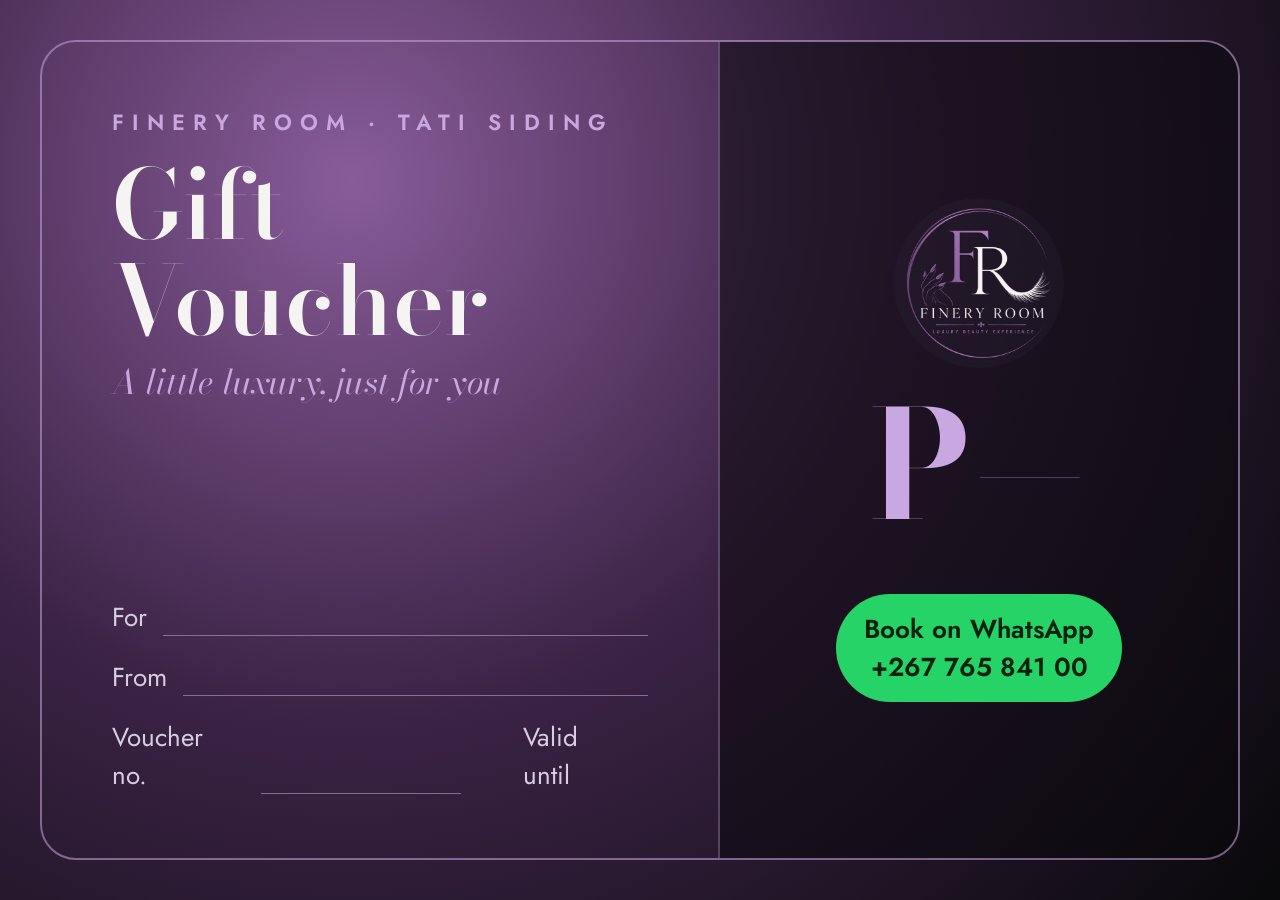
<file: marketing/vouchers/voucher.html>
<!doctype html>
<html lang="en">
<head>
<meta charset="utf-8">
<title>Finery Room gift voucher</title>
<link href="https://fonts.googleapis.com/css2?family=Bodoni+Moda:ital,opsz,wght@0,6..96,500..700;1,6..96,500&family=Jost:wght@400;500;600&display=block" rel="stylesheet">
<style>
  /* Rendered at 1600x900 for each value: voucher.html?value=70&label=Classic%20Lash%20Set */
  * { margin: 0; padding: 0; box-sizing: border-box; }
  html, body { width: 1600px; height: 900px; overflow: hidden; }
  body { font-family: Jost, sans-serif; color: #F5F4F2; background: radial-gradient(circle at 22% 20%, #885C99 0%, #3a2244 38%, #0A090C 80%); }
  .card { position: absolute; inset: 40px; border: 2px solid rgba(201, 167, 224, .55); border-radius: 36px; display: grid; grid-template-columns: 1fr 520px; overflow: hidden; }
  .left { padding: 64px 70px; display: flex; flex-direction: column; }
  .eyebrow { font-size: 22px; letter-spacing: 8px; text-transform: uppercase; color: #C9A7E0; font-weight: 600; }
  h1 { font-family: 'Bodoni Moda', serif; font-size: 96px; font-weight: 600; line-height: 1; margin: 18px 0 8px; }
  .for { font-family: 'Bodoni Moda', serif; font-style: italic; font-size: 34px; color: #C9A7E0; }
  .fields { margin-top: auto; display: grid; gap: 22px; font-size: 26px; color: #d9cde3; }
  .line { display: flex; gap: 16px; align-items: flex-end; }
  .line span:last-child { flex: 1; border-bottom: 1.5px solid rgba(201, 167, 224, .55); height: 30px; }
  .right { background: rgba(10, 9, 12, .55); border-left: 2px solid rgba(201, 167, 224, .35); display: flex; flex-direction: column; align-items: center; justify-content: center; gap: 22px; text-align: center; padding: 40px; }
  .right img { width: 170px; height: 170px; border-radius: 50%; mix-blend-mode: screen; }
  .value { font-family: 'Bodoni Moda', serif; font-size: 150px; font-weight: 700; color: #C9A7E0; line-height: 1; }
  .label { font-size: 28px; letter-spacing: 1px; }
  .book { margin-top: 10px; background: #25D366; color: #06210f; font-weight: 600; font-size: 26px; padding: 16px 28px; border-radius: 999px; }
</style>
</head>
<body>
  <div class="card">
    <div class="left">
      <div class="eyebrow">Finery Room · Tati Siding</div>
      <h1>Gift Voucher</h1>
      <div class="for">A little luxury, just for you</div>
      <div class="fields">
        <div class="line"><span>For</span><span></span></div>
        <div class="line"><span>From</span><span></span></div>
        <div class="line"><span>Voucher no.</span><span style="flex:none;width:200px;height:30px;border-bottom:1.5px solid rgba(201,167,224,.55)"></span><span style="flex:none;border:0;width:30px"></span><span>Valid until</span><span></span></div>
      </div>
    </div>
    <div class="right">
      <img src="../../assets/logo.jpg" alt="">
      <div class="value" id="value">P—</div>
      <div class="label" id="label"></div>
      <div class="book">Book on WhatsApp<br>+267 765 841 00</div>
    </div>
  </div>
  <script>
    const q = new URLSearchParams(location.search);
    document.getElementById('value').textContent = 'P' + (q.get('value') || '—');
    document.getElementById('label').textContent = q.get('label') || '';
  </script>
</body>
</html>
</file>
<file: style.css>
/* ==========================================================================
   FINERY ROOM — LUXURY BEAUTY EXPERIENCE
   Design System & Styling
   Tati Siding, New Stands, Botswana
   ========================================================================== */

/* --------------------------------------------------------------------------
   1. Design Tokens & Custom Properties
   -------------------------------------------------------------------------- */
:root {
  /* Brand Colors */
  --color-bg: #0A090C;
  --color-bg-darker: #060507;
  --color-surface: #121017;
  --color-surface-hover: #1a1622;
  --color-surface-card: #15121b;
  --color-surface-card-border: rgba(201, 167, 224, 0.22);
  --color-surface-card-border-hover: rgba(201, 167, 224, 0.55);

  /* Purples & Lavenders sampled from the original FR Monogram */
  --color-amethyst: #9B59B6;
  --color-amethyst-deep: #7D3C98;
  --color-amethyst-glow: rgba(155, 89, 182, 0.35);
  --color-lavender: #C9A7E0;
  --color-lavender-light: #E8D7F7;
  --color-lavender-subtle: rgba(201, 167, 224, 0.12);

  /* High-Contrast Editorial Typography */
  --color-text-primary: #FBF9FD;
  --color-text-secondary: #B5ADC0;
  --color-text-muted: #9A91A8;
  --color-text-accent: #C9A7E0;

  /* WhatsApp Brand Green */
  --color-whatsapp: #25D366;
  --color-whatsapp-hover: #20BA5A;
  --color-whatsapp-glow: rgba(37, 211, 102, 0.35);

  /* Typography Stacks */
  --font-serif: 'Bodoni Moda', Didot, 'Didot LT STD', Georgia, serif;
  --font-sans: 'Jost', -apple-system, BlinkMacSystemFont, 'Segoe UI', Roboto, sans-serif;

  /* Layout & Sizing */
  --container-max: 1200px;
  --header-height: 72px;
  --radius-sm: 8px;
  --radius-md: 14px;
  --radius-lg: 20px;
  --radius-pill: 9999px;

  /* Transitions */
  --transition-fast: 0.2s cubic-bezier(0.16, 1, 0.3, 1);
  --transition-normal: 0.35s cubic-bezier(0.16, 1, 0.3, 1);
  --transition-slow: 0.6s cubic-bezier(0.16, 1, 0.3, 1);
}

/* --------------------------------------------------------------------------
   2. Reset & Base Elements
   -------------------------------------------------------------------------- */
*, *::before, *::after {
  box-sizing: border-box;
  margin: 0;
  padding: 0;
}

html {
  scroll-behavior: smooth;
  scroll-padding-top: calc(var(--header-height) + 12px);
  -webkit-text-size-adjust: 100%;
}

body {
  background-color: var(--color-bg);
  color: var(--color-text-primary);
  font-family: var(--font-sans);
  font-size: 16px;
  line-height: 1.65;
  letter-spacing: 0.01em;
  overflow-x: hidden;
  min-height: 100vh;
  -webkit-font-smoothing: antialiased;
  -moz-osx-font-smoothing: grayscale;
}

img, svg {
  display: block;
  max-width: 100%;
  height: auto;
}

a {
  color: inherit;
  text-decoration: none;
  transition: color var(--transition-fast);
}

button, input, textarea {
  font-family: inherit;
  font-size: inherit;
}

ul, ol {
  list-style: none;
}

/* Focus Visible Accessibility */
:focus-visible {
  outline: 2px solid var(--color-lavender);
  outline-offset: 3px;
}

/* Icon sprite holder and inline icons */
.icon-sprite {
  position: absolute;
  width: 0;
  height: 0;
  overflow: hidden;
}

.icon {
  width: 20px;
  height: 20px;
  flex-shrink: 0;
}

/* Container */
.container {
  width: 100%;
  max-width: var(--container-max);
  margin-left: auto;
  margin-right: auto;
  padding-left: 16px;
  padding-right: 16px;
  position: relative;
}

.container-narrow {
  max-width: 860px;
}

/* Sections */
.section {
  padding: 72px 0;
}

.section-dark {
  background: var(--color-bg-darker);
}

/* --------------------------------------------------------------------------
   3. Distinctive Brand Motifs: Fleur-de-lis, Dividers & Labels
   -------------------------------------------------------------------------- */
.brand-divider {
  display: flex;
  align-items: center;
  justify-content: center;
  gap: 16px;
  margin: 14px auto 20px;
  max-width: 320px;
}

.brand-divider::before,
.brand-divider::after {
  content: '';
  flex: 1;
  height: 1px;
  background: linear-gradient(90deg, transparent, var(--color-lavender), transparent);
  opacity: 0.65;
}

.fleur-icon {
  width: 18px;
  height: 18px;
  color: var(--color-lavender);
  flex-shrink: 0;
}

.section-label {
  font-family: var(--font-sans);
  font-size: 0.75rem;
  font-weight: 600;
  text-transform: uppercase;
  letter-spacing: 0.28em;
  color: var(--color-lavender);
  text-align: center;
  display: block;
  margin-bottom: 6px;
}

.section-title {
  font-family: var(--font-serif);
  font-size: clamp(1.9rem, 4.5vw, 3rem);
  font-weight: 600;
  line-height: 1.18;
  color: var(--color-text-primary);
  text-align: center;
  letter-spacing: 0.01em;
}

.section-subtitle {
  color: var(--color-text-secondary);
  font-size: 1.02rem;
  max-width: 620px;
  margin: 0 auto;
  text-align: center;
  font-weight: 300;
}

/* Booking button that closes every block */
.block-cta {
  display: flex;
  justify-content: center;
  margin-top: 40px;
}

/* --------------------------------------------------------------------------
   4. Buttons & CTAs
   -------------------------------------------------------------------------- */
.btn {
  display: inline-flex;
  align-items: center;
  justify-content: center;
  gap: 10px;
  min-height: 48px;
  padding: 13px 26px;
  border-radius: var(--radius-pill);
  font-family: var(--font-sans);
  font-size: 0.98rem;
  font-weight: 500;
  letter-spacing: 0.03em;
  cursor: pointer;
  transition: background-color var(--transition-normal), border-color var(--transition-normal), transform var(--transition-normal), box-shadow var(--transition-normal);
  text-align: center;
  border: 1px solid transparent;
}

.btn-whatsapp {
  background-color: var(--color-whatsapp);
  color: #052610;
  font-weight: 600;
  box-shadow: 0 4px 20px var(--color-whatsapp-glow);
}

.btn-whatsapp:hover {
  background-color: var(--color-whatsapp-hover);
  color: #021a0a;
  transform: translateY(-2px);
  box-shadow: 0 8px 26px rgba(37, 211, 102, 0.45);
}

.btn-outline {
  background: rgba(10, 9, 12, 0.35);
  color: var(--color-text-primary);
  border-color: rgba(201, 167, 224, 0.5);
}

.btn-outline:hover {
  border-color: var(--color-lavender);
  background: rgba(201, 167, 224, 0.1);
  color: var(--color-lavender-light);
  transform: translateY(-2px);
}

.btn-secondary {
  background: var(--color-surface-card);
  color: var(--color-text-primary);
  border: 1px solid var(--color-surface-card-border);
}

.btn-secondary:hover {
  border-color: var(--color-lavender);
  background: var(--color-surface-hover);
}

.btn-sm {
  min-height: 40px;
  padding: 8px 18px;
  font-size: 0.88rem;
}

.btn-block {
  display: flex;
  width: 100%;
}

/* --------------------------------------------------------------------------
   5. Sticky Header
   -------------------------------------------------------------------------- */
.site-header {
  position: sticky;
  top: 0;
  width: 100%;
  height: var(--header-height);
  background: rgba(10, 9, 12, 0.94);
  border-bottom: 1px solid rgba(201, 167, 224, 0.12);
  z-index: 100;
  transition: box-shadow var(--transition-normal);
}

.site-header.scrolled {
  box-shadow: 0 4px 28px rgba(0, 0, 0, 0.6);
  border-bottom-color: rgba(201, 167, 224, 0.2);
}

.header-container {
  display: flex;
  align-items: center;
  justify-content: space-between;
  height: 100%;
}

.header-brand {
  display: flex;
  align-items: center;
  gap: 12px;
}

.header-logo-img {
  width: 48px;
  height: 48px;
  border-radius: 50%;
  border: 1.5px solid var(--color-amethyst);
  box-shadow: 0 0 14px var(--color-amethyst-glow);
}

.header-brand-text {
  display: flex;
  flex-direction: column;
}

.header-brand-title {
  font-family: var(--font-serif);
  font-size: 1.2rem;
  font-weight: 700;
  letter-spacing: 0.08em;
  color: var(--color-text-primary);
  line-height: 1.1;
}

.header-brand-subtitle {
  font-size: 0.64rem;
  letter-spacing: 0.2em;
  color: var(--color-lavender);
  text-transform: uppercase;
}

.nav-desktop {
  display: flex;
  align-items: center;
  gap: 26px;
}

.nav-link {
  font-size: 0.86rem;
  letter-spacing: 0.06em;
  color: var(--color-text-secondary);
  text-transform: uppercase;
  font-weight: 500;
  position: relative;
  padding: 6px 0;
}

.nav-link::after {
  content: '';
  position: absolute;
  bottom: 0;
  left: 0;
  width: 0%;
  height: 1.5px;
  background: var(--color-lavender);
  transition: width var(--transition-fast);
}

.nav-link:hover {
  color: var(--color-text-primary);
}

.nav-link:hover::after {
  width: 100%;
}

.header-actions {
  display: flex;
  align-items: center;
  gap: 16px;
}

/* Mobile Nav Toggle */
.mobile-toggle {
  display: none;
  background: none;
  border: none;
  color: var(--color-text-primary);
  cursor: pointer;
  padding: 10px;
  border-radius: var(--radius-sm);
}

.mobile-toggle svg {
  width: 26px;
  height: 26px;
}

/* Mobile Drawer */
.mobile-drawer {
  position: fixed;
  top: var(--header-height);
  left: 0;
  width: 100%;
  height: calc(100vh - var(--header-height));
  background: rgba(10, 9, 12, 0.98);
  padding: 24px 16px;
  display: flex;
  flex-direction: column;
  gap: 8px;
  transform: translateY(-100%);
  opacity: 0;
  visibility: hidden;
  transition: transform var(--transition-normal), opacity var(--transition-normal), visibility var(--transition-normal);
  z-index: 99;
}

.mobile-drawer.open {
  transform: translateY(0);
  opacity: 1;
  visibility: visible;
}

.mobile-drawer .nav-link {
  font-size: 1.1rem;
  padding: 12px 0;
  border-bottom: 1px solid rgba(201, 167, 224, 0.1);
}

.mobile-drawer .btn {
  margin-top: 16px;
}

/* --------------------------------------------------------------------------
   6. Hero — real work photo with a slow push-in and light sweep (CSS only)
   -------------------------------------------------------------------------- */
.hero {
  position: relative;
  isolation: isolate;
  overflow: hidden;
  display: flex;
  align-items: flex-start;
  min-height: calc(100svh - var(--header-height));
  padding: 28px 0 40px;
  background: var(--color-bg);
}

.hero-media {
  position: absolute;
  inset: 0;
  z-index: -1;
}

.hero-media img {
  width: 100%;
  height: 100%;
  object-fit: cover;
  object-position: 50% 100%;
  transform-origin: 50% 72%;
  animation: heroPushIn 18s ease-in-out infinite alternate;
}

/* Readability shade: dark behind the text, clear over the nails */
.hero-media::before {
  content: '';
  position: absolute;
  inset: 0;
  z-index: 1;
  background: linear-gradient(180deg, rgba(10, 9, 12, 0.94) 0%, rgba(10, 9, 12, 0.78) 34%, rgba(10, 9, 12, 0.12) 56%, rgba(10, 9, 12, 0) 72%, rgba(10, 9, 12, 0.45) 100%);
}

/* Soft band of light gliding across the gloss (transform only, so it stays on the GPU) */
.hero-media::after {
  content: '';
  position: absolute;
  top: 0;
  bottom: 0;
  left: 0;
  width: 60%;
  z-index: 2;
  background: linear-gradient(105deg, transparent 20%, rgba(255, 240, 255, 0.1) 50%, transparent 80%);
  transform: translateX(-100%);
  animation: lightSweep 9s ease-in-out infinite;
}

@keyframes heroPushIn {
  from { transform: scale(1); }
  to { transform: scale(1.07); }
}

@keyframes lightSweep {
  0%, 15% { transform: translateX(-100%); }
  65%, 100% { transform: translateX(190%); }
}

.hero-content {
  text-align: center;
}

.hero-badge {
  display: inline-block;
  padding: 5px 14px;
  border-radius: var(--radius-pill);
  background: rgba(201, 167, 224, 0.1);
  border: 1px solid rgba(201, 167, 224, 0.3);
  color: var(--color-lavender);
  font-size: 0.72rem;
  letter-spacing: 0.16em;
  text-transform: uppercase;
  font-weight: 500;
  margin-bottom: 18px;
}

.hero-title {
  font-family: var(--font-serif);
  font-size: clamp(2.3rem, 9.5vw, 4.6rem);
  font-weight: 600;
  line-height: 1.06;
  letter-spacing: 0.01em;
  margin-bottom: 14px;
  color: #ffffff;
  text-shadow: 0 2px 24px rgba(0, 0, 0, 0.45);
}

.hero-prices {
  font-size: clamp(1.15rem, 4.6vw, 1.5rem);
  color: var(--color-text-primary);
  margin-bottom: 6px;
}

.hero-prices strong {
  color: var(--color-lavender);
  font-weight: 600;
}

.hero-meta {
  font-size: 0.9rem;
  color: var(--color-text-secondary);
  margin-bottom: 22px;
}

.hero-ctas {
  display: flex;
  align-items: center;
  justify-content: center;
  gap: 12px;
  flex-wrap: wrap;
}

/* --------------------------------------------------------------------------
   7. Our Work Gallery
   -------------------------------------------------------------------------- */
.gallery-filters {
  display: flex;
  justify-content: center;
  gap: 8px;
  margin: 28px 0 24px;
}

.filter-btn {
  min-height: 44px;
  padding: 8px 20px;
  border-radius: var(--radius-pill);
  border: 1px solid rgba(201, 167, 224, 0.35);
  background: transparent;
  color: var(--color-text-secondary);
  font-weight: 500;
  letter-spacing: 0.04em;
  cursor: pointer;
  transition: background-color var(--transition-fast), color var(--transition-fast), border-color var(--transition-fast);
}

.filter-btn:hover {
  border-color: var(--color-lavender);
  color: var(--color-text-primary);
}

.filter-btn[aria-pressed="true"] {
  background: var(--color-lavender);
  border-color: var(--color-lavender);
  color: #1a0f22;
}

.gallery-grid {
  display: grid;
  grid-template-columns: repeat(3, 1fr);
  gap: 20px;
}

.gallery-item {
  position: relative;
  border-radius: var(--radius-md);
  overflow: hidden;
  aspect-ratio: 4 / 5;
  border: 1px solid rgba(201, 167, 224, 0.15);
  background: var(--color-surface);
}

.gallery-item[hidden] {
  display: none;
}

.gallery-item img {
  width: 100%;
  height: 100%;
  object-fit: cover;
}

.gallery-caption {
  position: absolute;
  left: 0;
  right: 0;
  bottom: 0;
  padding: 40px 16px 14px;
  background: linear-gradient(180deg, transparent, rgba(10, 9, 12, 0.9));
  display: flex;
  flex-direction: column;
}

.gallery-tag {
  font-size: 0.7rem;
  letter-spacing: 0.18em;
  text-transform: uppercase;
  color: var(--color-lavender);
}

.gallery-title {
  font-family: var(--font-serif);
  font-size: 1.05rem;
  color: var(--color-text-primary);
  line-height: 1.3;
}

/* --------------------------------------------------------------------------
   8. Services & Prices
   -------------------------------------------------------------------------- */
.pricing-grid {
  display: grid;
  grid-template-columns: repeat(2, 1fr);
  gap: 28px;
  margin-top: 36px;
}

.service-card {
  background: var(--color-surface-card);
  border: 1px solid var(--color-surface-card-border);
  border-radius: var(--radius-lg);
  overflow: hidden;
  display: flex;
  flex-direction: column;
}

.card-image-wrap {
  height: 220px;
  overflow: hidden;
}

.card-img {
  width: 100%;
  height: 100%;
  object-fit: cover;
}

.card-content {
  padding: 24px 22px 18px;
}

.card-title {
  font-family: var(--font-serif);
  font-size: 1.6rem;
  font-weight: 600;
  letter-spacing: 0.12em;
  color: var(--color-text-primary);
  text-transform: uppercase;
  text-align: center;
  margin-bottom: 14px;
}

.price-item {
  border-bottom: 1px solid rgba(201, 167, 224, 0.12);
}

.price-item:last-child {
  border-bottom: none;
}

.price-item-row {
  display: flex;
  align-items: baseline;
  gap: 10px;
  min-height: 52px;
  padding: 14px 4px;
  border-radius: var(--radius-sm);
  transition: background-color var(--transition-fast);
}

.price-item-row:hover {
  background: rgba(201, 167, 224, 0.06);
}

.price-item-name {
  font-size: 1rem;
  font-weight: 500;
  letter-spacing: 0.04em;
  text-transform: uppercase;
  color: var(--color-text-primary);
}

.price-item-dots {
  flex: 1;
  border-bottom: 1px dashed rgba(201, 167, 224, 0.25);
  margin: 0 4px 5px;
}

.price-item-amount {
  font-family: var(--font-serif);
  font-size: 1.4rem;
  font-weight: 700;
  color: var(--color-lavender);
  white-space: nowrap;
}

.refill-callout {
  margin-top: 32px;
  background: linear-gradient(135deg, rgba(155, 89, 182, 0.18), rgba(21, 18, 27, 0.95));
  border: 1px solid rgba(201, 167, 224, 0.3);
  border-radius: var(--radius-md);
  padding: 24px 28px;
  display: flex;
  align-items: center;
  justify-content: space-between;
  gap: 20px;
  flex-wrap: wrap;
}

.refill-callout-text h3 {
  font-family: var(--font-serif);
  font-size: 1.3rem;
  color: var(--color-text-primary);
  margin-bottom: 4px;
}

.refill-callout-text p {
  color: var(--color-text-secondary);
}

.refill-callout-text strong {
  color: var(--color-lavender);
}

/* --------------------------------------------------------------------------
   9. How Booking Works
   -------------------------------------------------------------------------- */
.steps {
  display: grid;
  gap: 16px;
  margin-top: 28px;
}

.step {
  display: flex;
  gap: 16px;
  align-items: flex-start;
  padding: 20px;
  background: var(--color-surface);
  border: 1px solid rgba(201, 167, 224, 0.16);
  border-radius: var(--radius-md);
}

.step-num {
  width: 40px;
  height: 40px;
  border-radius: 50%;
  border: 1.5px solid var(--color-amethyst);
  background: rgba(155, 89, 182, 0.18);
  color: var(--color-lavender);
  font-family: var(--font-serif);
  font-size: 1.2rem;
  font-weight: 700;
  display: flex;
  align-items: center;
  justify-content: center;
  flex-shrink: 0;
}

.step h3 {
  font-family: var(--font-serif);
  font-size: 1.2rem;
  color: var(--color-text-primary);
  margin-bottom: 2px;
}

.step p {
  color: var(--color-text-secondary);
}

/* --------------------------------------------------------------------------
   10. Why Finery Room & Care Guide
   -------------------------------------------------------------------------- */
.why-grid {
  display: grid;
  grid-template-columns: repeat(4, 1fr);
  gap: 18px;
  margin-top: 28px;
}

.why-item {
  padding: 22px 20px;
  background: var(--color-surface);
  border: 1px solid rgba(201, 167, 224, 0.16);
  border-top: 3px solid var(--color-amethyst);
  border-radius: var(--radius-md);
}

.why-item h3 {
  font-family: var(--font-serif);
  font-size: 1.15rem;
  color: var(--color-text-primary);
  margin-bottom: 4px;
}

.why-item p {
  color: var(--color-text-secondary);
  font-size: 0.95rem;
}

.care-grid {
  display: grid;
  grid-template-columns: repeat(2, 1fr);
  gap: 20px;
  margin-top: 28px;
}

.care-card {
  padding: 24px;
  background: var(--color-surface);
  border: 1px solid rgba(201, 167, 224, 0.16);
  border-radius: var(--radius-md);
}

.care-card h3 {
  font-family: var(--font-serif);
  font-size: 1.4rem;
  color: var(--color-text-primary);
  margin-bottom: 10px;
}

.care-card li {
  position: relative;
  padding: 8px 0 8px 22px;
  color: var(--color-text-secondary);
  border-bottom: 1px solid rgba(201, 167, 224, 0.08);
}

.care-download {
  text-align: center;
  margin-top: 24px;
}

.care-card li:last-child {
  border-bottom: none;
}

.care-card li::before {
  content: '';
  position: absolute;
  left: 2px;
  top: 17px;
  width: 8px;
  height: 8px;
  border-radius: 50%;
  background: var(--color-lavender);
}

/* --------------------------------------------------------------------------
   11. FAQ Section
   -------------------------------------------------------------------------- */
.faq-list {
  display: flex;
  flex-direction: column;
  gap: 12px;
  margin-top: 28px;
}

.faq-item {
  background: var(--color-surface);
  border: 1px solid rgba(201, 167, 224, 0.16);
  border-radius: var(--radius-md);
  overflow: hidden;
  transition: border-color var(--transition-fast);
}

.faq-item[open] {
  border-color: var(--color-surface-card-border-hover);
}

.faq-question {
  padding: 18px 20px;
  font-size: 1.04rem;
  font-weight: 500;
  color: var(--color-text-primary);
  cursor: pointer;
  list-style: none;
  display: flex;
  align-items: center;
  justify-content: space-between;
  gap: 16px;
  user-select: none;
}

.faq-question::-webkit-details-marker {
  display: none;
}

.faq-toggle-icon {
  width: 20px;
  height: 20px;
  color: var(--color-lavender);
  transition: transform var(--transition-normal);
  flex-shrink: 0;
}

.faq-item[open] .faq-toggle-icon {
  transform: rotate(180deg);
}

.faq-answer {
  padding: 0 20px 20px;
  color: var(--color-text-secondary);
  line-height: 1.7;
}

.faq-assistant-card {
  max-width: 840px;
  margin: 40px auto 0;
  padding: clamp(24px, 4vw, 40px);
  border: 1px solid rgba(201, 167, 224, 0.3);
  border-radius: var(--radius-lg);
  background: linear-gradient(145deg, rgba(155, 89, 182, 0.13), rgba(21, 18, 27, 0.96) 58%);
  box-shadow: 0 18px 48px rgba(0, 0, 0, 0.24);
}

.faq-assistant-card h3 {
  margin: 8px 0 10px;
  color: var(--color-text-primary);
  font-family: var(--font-serif);
  font-size: clamp(1.7rem, 3vw, 2.2rem);
  font-weight: 500;
}

.faq-assistant-intro {
  max-width: 680px;
  margin-bottom: 24px;
  color: var(--color-text-secondary);
  line-height: 1.65;
}

.faq-assistant-form {
  display: grid;
  gap: 10px;
}

.faq-assistant-form label {
  color: var(--color-text-primary);
  font-size: 0.92rem;
  font-weight: 500;
}

.faq-assistant-form textarea {
  width: 100%;
  min-height: 110px;
  padding: 16px 18px;
  resize: vertical;
  border: 1px solid rgba(201, 167, 224, 0.3);
  border-radius: var(--radius-md);
  outline: none;
  background: rgba(10, 9, 12, 0.78);
  color: var(--color-text-primary);
  font: inherit;
  line-height: 1.55;
  transition: border-color var(--transition-fast), box-shadow var(--transition-fast);
}

.faq-assistant-form textarea:focus {
  border-color: var(--color-lavender);
  box-shadow: 0 0 16px rgba(201, 167, 224, 0.2);
}

.faq-assistant-form textarea::placeholder {
  color: var(--color-text-muted);
}

.faq-assistant-form button:disabled {
  cursor: progress;
  opacity: 0.68;
  transform: none;
}

.faq-assistant-form-footer {
  display: flex;
  align-items: center;
  justify-content: space-between;
  gap: 16px;
  flex-wrap: wrap;
}

.faq-assistant-privacy {
  color: var(--color-text-muted);
  font-size: 0.83rem;
  line-height: 1.5;
}

.faq-assistant-status {
  min-height: 1.5em;
  margin: 14px 0 0;
  color: var(--color-lavender);
  font-size: 0.92rem;
}

.faq-assistant-reply {
  margin-top: 14px;
  padding: 20px;
  border: 1px solid rgba(201, 167, 224, 0.2);
  border-radius: var(--radius-md);
  background: rgba(10, 9, 12, 0.55);
}

.faq-assistant-reply-label {
  display: block;
  margin-bottom: 8px;
  color: var(--color-lavender);
  font-size: 0.72rem;
  letter-spacing: 0.18em;
}

.faq-assistant-reply p {
  margin: 0 0 16px;
  color: var(--color-text-primary);
  line-height: 1.7;
}

.faq-assistant-trap {
  position: absolute;
  left: -10000px;
  width: 1px;
  height: 1px;
  overflow: hidden;
}

.faq-assistant-reply[hidden] {
  display: none;
}

/* --------------------------------------------------------------------------
   12. Find Us
   -------------------------------------------------------------------------- */
.location-grid {
  display: grid;
  grid-template-columns: 1fr 1fr;
  gap: 28px;
  margin-top: 28px;
}

.location-card {
  background: var(--color-surface);
  border: 1px solid var(--color-surface-card-border);
  border-radius: var(--radius-lg);
  padding: 28px 24px;
  display: flex;
  flex-direction: column;
  gap: 22px;
}

.info-group-title {
  font-family: var(--font-serif);
  font-size: 1.25rem;
  color: var(--color-text-primary);
  margin-bottom: 8px;
  display: flex;
  align-items: center;
  gap: 10px;
}

.info-group-title svg {
  color: var(--color-lavender);
  width: 20px;
  height: 20px;
}

.location-text {
  color: var(--color-text-secondary);
}

.location-note {
  color: var(--color-lavender);
  font-size: 0.92rem;
  margin-top: 6px;
}

.contact-link {
  display: inline-block;
  padding: 10px 0;
  color: var(--color-text-primary);
  font-weight: 600;
  text-decoration: underline;
  text-decoration-color: rgba(201, 167, 224, 0.5);
  text-underline-offset: 3px;
}

.hours-table {
  width: 100%;
  border-collapse: collapse;
}

.hours-table td {
  padding: 6px 0;
}

.hours-table td:first-child {
  color: var(--color-text-secondary);
}

.hours-table td:last-child {
  color: var(--color-text-primary);
  font-weight: 500;
  text-align: right;
}

.map-window {
  border-radius: var(--radius-lg);
  overflow: hidden;
  border: 1px solid var(--color-surface-card-border);
  min-height: 360px;
  background: #14121a;
  display: flex;
}

.map-window iframe {
  width: 100%;
  min-height: 360px;
  border: none;
  filter: invert(90%) hue-rotate(180deg) brightness(85%) contrast(120%);
}

/* --------------------------------------------------------------------------
   13. Footer Section
   -------------------------------------------------------------------------- */
.site-footer {
  background: var(--color-bg);
  border-top: 1px solid rgba(201, 167, 224, 0.16);
  padding: 64px 0 96px;
}

.footer-top {
  display: flex;
  flex-direction: column;
  align-items: center;
  text-align: center;
  margin-bottom: 44px;
}

.footer-logo {
  width: 72px;
  height: 72px;
  border-radius: 50%;
  border: 2px solid var(--color-amethyst);
  box-shadow: 0 0 20px var(--color-amethyst-glow);
  margin-bottom: 16px;
}

.footer-brand-title {
  font-family: var(--font-serif);
  font-size: 1.8rem;
  font-weight: 700;
  letter-spacing: 0.1em;
  color: var(--color-text-primary);
}

.footer-brand-tagline {
  font-size: 0.8rem;
  letter-spacing: 0.24em;
  text-transform: uppercase;
  color: var(--color-lavender);
  margin-bottom: 18px;
}

.footer-booking-prompt {
  color: var(--color-text-secondary);
  margin-bottom: 22px;
  max-width: 500px;
}

.footer-bottom {
  border-top: 1px solid rgba(201, 167, 224, 0.1);
  padding-top: 24px;
  display: flex;
  align-items: center;
  justify-content: space-between;
  flex-wrap: wrap;
  gap: 12px;
  font-size: 0.85rem;
  color: var(--color-text-muted);
}

.footer-legal-links {
  display: flex;
  gap: 20px;
  flex-wrap: wrap;
}

.footer-legal-links a:hover {
  color: var(--color-lavender);
}

/* --------------------------------------------------------------------------
   14. Floating WhatsApp Button
   -------------------------------------------------------------------------- */
.floating-whatsapp {
  position: fixed;
  bottom: 24px;
  right: 24px;
  z-index: 999;
  display: inline-flex;
  align-items: center;
  gap: 10px;
  background-color: var(--color-whatsapp);
  color: #031b0b;
  padding: 12px 22px;
  border-radius: var(--radius-pill);
  font-size: 0.95rem;
  font-weight: 700;
  letter-spacing: 0.03em;
  box-shadow: 0 8px 30px var(--color-whatsapp-glow), 0 2px 10px rgba(0, 0, 0, 0.5);
  transition: background-color var(--transition-normal), transform var(--transition-normal);
}

.floating-whatsapp svg {
  width: 26px;
  height: 26px;
}

.floating-whatsapp:hover {
  background-color: var(--color-whatsapp-hover);
  transform: translateY(-3px);
}

/* --------------------------------------------------------------------------
   15. Responsive Media Queries
   -------------------------------------------------------------------------- */
@media (min-width: 769px) {
  .hero {
    align-items: center;
    min-height: min(calc(100vh - var(--header-height)), 760px);
  }

  .hero-media img {
    object-position: 70% 50%;
    transform-origin: 70% 55%;
  }

  .hero-media::before {
    background: linear-gradient(90deg, rgba(10, 9, 12, 0.94) 0%, rgba(10, 9, 12, 0.8) 38%, rgba(10, 9, 12, 0.1) 62%, rgba(10, 9, 12, 0) 100%);
  }

  .hero-content {
    text-align: left;
  }

  .hero-content > * {
    max-width: 560px;
  }

  .hero-ctas {
    justify-content: flex-start;
  }

  .section {
    padding: 96px 0;
  }

  .container {
    padding-left: 24px;
    padding-right: 24px;
  }
}

@media (max-width: 1024px) {
  .pricing-grid {
    grid-template-columns: 1fr;
    max-width: 640px;
    margin-left: auto;
    margin-right: auto;
  }

  .gallery-grid {
    grid-template-columns: repeat(2, 1fr);
  }

  .why-grid {
    grid-template-columns: repeat(2, 1fr);
  }

  .location-grid {
    grid-template-columns: 1fr;
  }
}

@media (max-width: 768px) {
  .nav-desktop,
  .header-actions .btn-whatsapp {
    display: none;
  }

  .mobile-toggle {
    display: block;
  }

  .care-grid {
    grid-template-columns: 1fr;
  }

  .floating-whatsapp span {
    display: none;
  }

  .floating-whatsapp {
    padding: 14px;
    border-radius: 50%;
    bottom: 16px;
    right: 16px;
  }

  .refill-callout {
    flex-direction: column;
    align-items: stretch;
    text-align: center;
  }

  .footer-bottom {
    flex-direction: column;
    text-align: center;
  }
}

@media (max-width: 520px) {
  .gallery-grid {
    gap: 12px;
  }

  .gallery-title {
    font-size: 0.95rem;
  }

  .why-grid {
    grid-template-columns: 1fr;
  }

  .hero-ctas .btn {
    width: 100%;
  }

  .header-brand-subtitle {
    display: none;
  }
}

/* Reduced Motion Accessibility (also covers the hero push-in and light sweep) */
@media (prefers-reduced-motion: reduce) {
  *, *::before, *::after {
    animation: none !important;
    transition-duration: 0.01ms !important;
    scroll-behavior: auto !important;
  }
}

/* Save-Data: script.js adds this class, so no motion is spent on slow connections */
.save-data .hero-media img,
.save-data .hero-media::after {
  animation: none;
}
</file>
